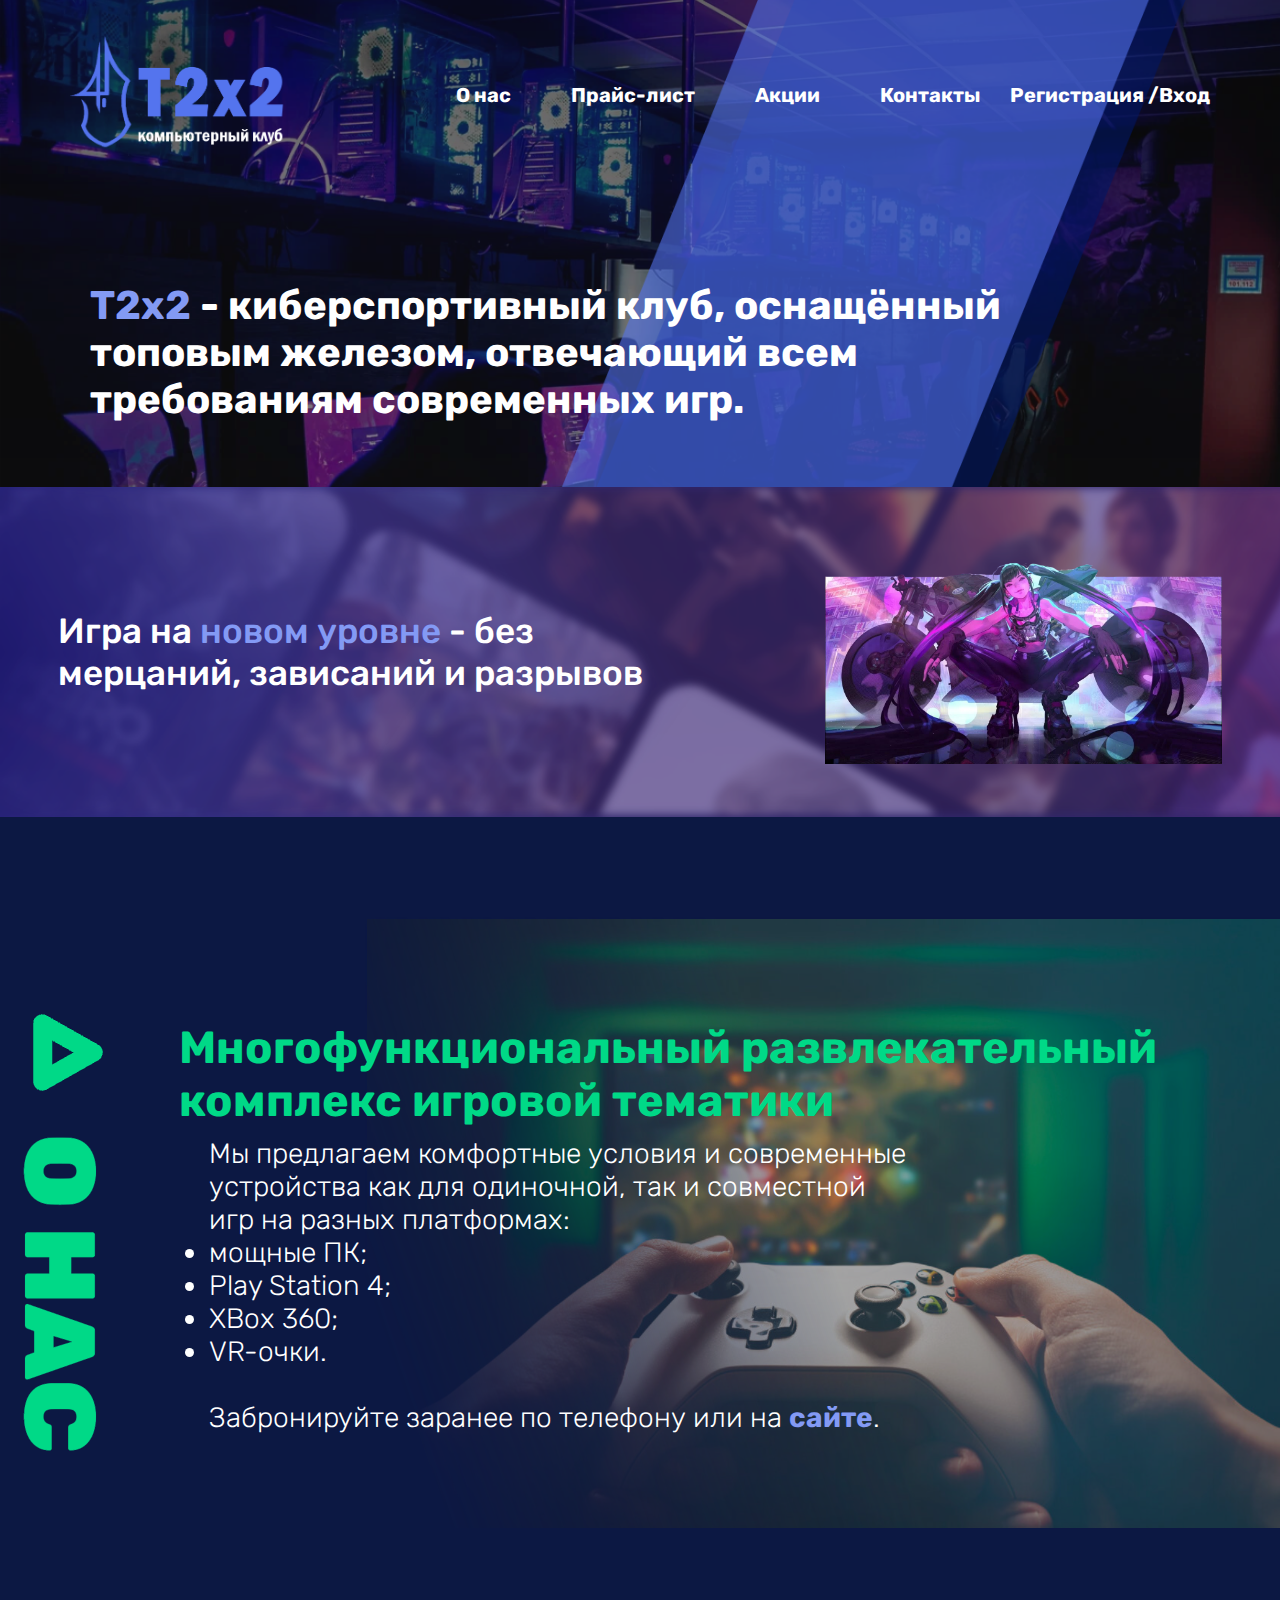
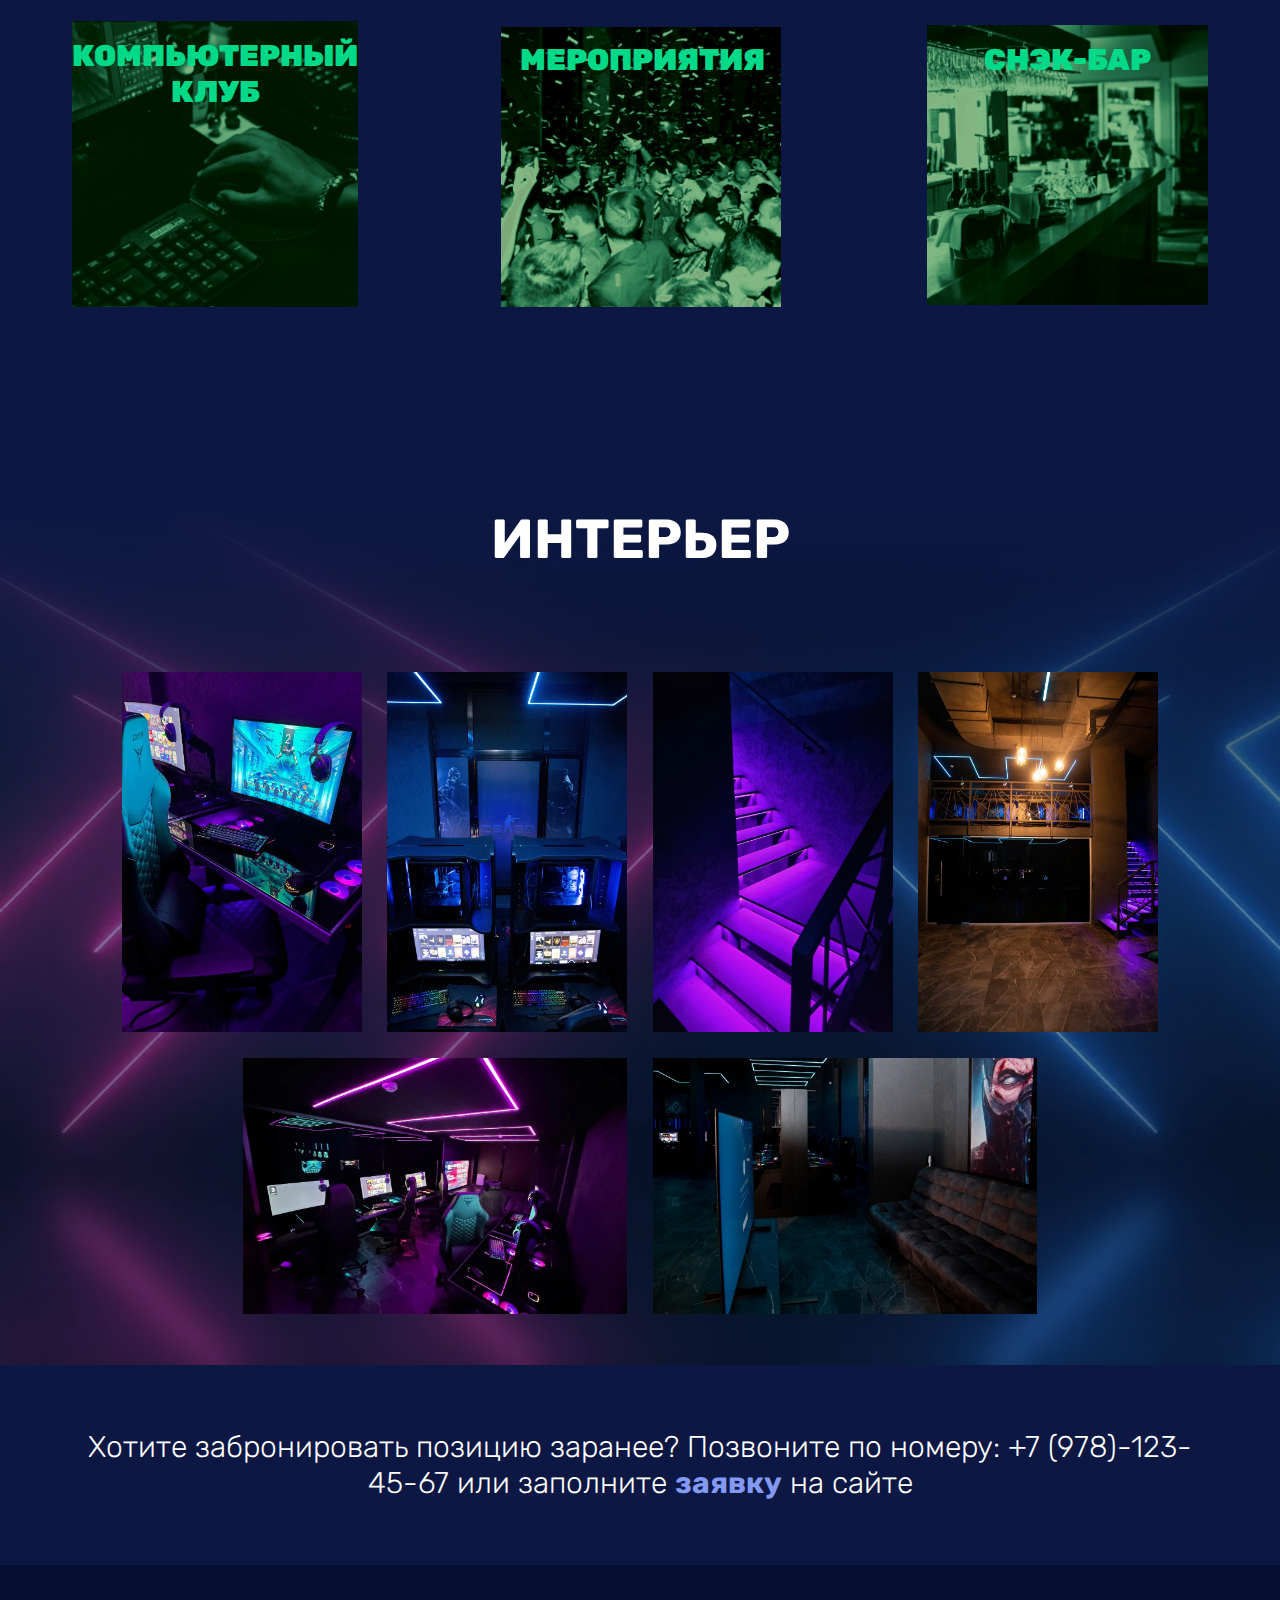
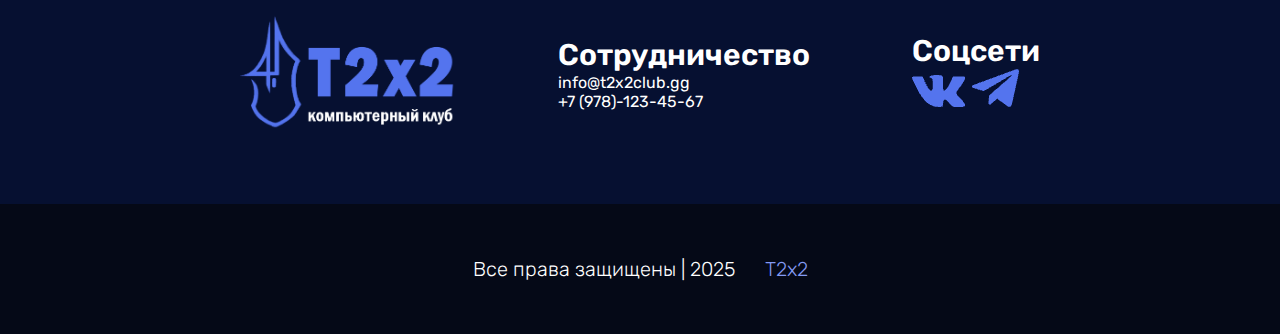
<file: index.html>
<!DOCTYPE html>
<html lang="en">
<head>
    <meta charset="UTF-8">
    <meta name="viewport" content="width=device-width, initial-scale=1.0">
    <title>T2x2 PC Club</title>
    <link rel="stylesheet" href="css/style.css">
    <link rel="stylesheet" href="css/mediascreen.css">
    <link rel="preconnect" href="https://fonts.googleapis.com">
    <link rel="preconnect" href="https://fonts.gstatic.com" crossorigin>
    <link href="https://fonts.googleapis.com/css2?family=Rubik:wght@300..900&family=Unbounded:wght@200..900&display=swap" rel="stylesheet">
   
</head>
<body>
    <header>
        <div class="container">
            <div class="header-inner">
                    <nav>
                        <ul>
                            <div class="header-nav">
                                <li>
                                    <a href="index.html"><img src="img/логго.png" class="header-nav__logo-img"></a>
                                </li>
                                <div class="header-nav-links">
                                    <li><a href="index.html" class="header-nav__link">О нас</a></li>
                                    <li><a href="pages/pricelist.html" class="header-nav__link">Прайс-лист</a></li>
                                    <li><a href="pages/sales.html" class="header-nav__link">Акции</a></li>
                                    <li><a href="pages/contacts.html" class="header-nav__link">Контакты</a></li>
                                    <li><a href="pages/registration.html" class="header-nav__link-reg">Регистрация / </a></li>
                                    <li><a href="pages/signin.html" class="header-nav__link-reg">Вход</a></li>
                                </div>
                            </div>    
                        </ul>
                    </nav>
                    <div class="header-slogan">
                        <p><span class="blue-text">T2x2</span> - киберспортивный клуб, оснащённый топовым железом, отвечающий всем требованиям современных игр.</p>
                    </div>
            </div>
        </div>
    </header>
    <main>
        <div class="container">
            <section>
                <div class="main-section-intro">
                    <div class="main-section-intro__slogan">
                        <p>Игра на <span class="blue-text">новом уровне</span> - без мерцаний, зависаний и разрывов</p>
                    </div>
                    <img src="img/кибер девочка.png" class="main-section-intro__girlPhoto">
                </div>
            </section>
            <section>
                <div class="main-section-about-us-first">
                    <img src="img/О НАС.png" class="about-us__img-title">
                    <div class="main-section-about-us-only-text">
                        <h2 class="main-section-about-us__title"><span class="green-text">Многофункциональный развлекательный комплекс игровой тематики</span></h2>
                        <div class="main-section-about-us__text-about">
                            <p>Мы предлагаем комфортные условия и современные устройства как для одиночной, так и совместной игр на разных платформах: <ul>
                                <li>мощные ПК;</li>
                                <li>Play Station 4;</li>
                                <li>XBox 360;</li>
                                <li>VR-очки.</li></ul><br>
                            Забронируйте заранее по телефону или на <a href="pages/pricelist.html" class="link-to-reserv"><span class="blue-text">сайте</span></a>.
                            </p>
                        </div>
                    </div>
                </div>
            </section>
            <section>
                <div class="main-section-about-us-windows">
                    <div class="windows__cyberclub">
                        <p class="cyberclub__title"><span class="green-text">КОМПЬЮТЕРНЫЙ <br> КЛУБ</span></p>
                        <p class="cyberclub__text">1200 кв.м., 117 игровых мест, мониторы LG 144 и 240 Гц, два этажа и отдельные вип комнаты!</p>
                    </div>
                    <div class="windows__performance">
                        <p class="performance__title"><span class="green-text">МЕРОПРИЯТИЯ</span></p>
                        <p class="performance__text">Сезонные мероприятия и турниры, акции и розыгрыши</p>
                    </div>
                    <div class="windows__snackbar">
                        <p class="snackbar__title"><span class="green-text">СНЭК-БАР</span></p>
                        <p class="snackbar__text">Большой ассортимент в снэк-баре поможет покрепиться и восстановить силы</p>
                    </div>
                </div>
            </section>
            <section>
                <div class="interior-container">
                    <h2 class="interior__title">ИНТЕРЬЕР</h2>
                    <div class="interior-galleries">
                       <div class="interior-gallery1">
                            <img class="interior-gallery__photo1" src="img/интерьер 1 пк.webp">
                            <img class="interior-gallery__photo2" src="img/интерьер 2 пк.webp">
                            <img class="interior-gallery__photo3" src="img/интерьер лестница вблизи.webp">
                            <img class="interior-gallery__photo4" src="img/интерьер лестница.webp">
                        </div>
                        <div class="interior-gallery2">
                            <img class="interior-gallery__photo5" src="img/интерьер много компов.webp">
                            <img class="interior-gallery__photo6" src="img/интерьер телик.webp">
                        </div> 
                    </div>
                </div>
                <p class="text-to-reserv"> Хотите забронировать позицию заранее? Позвоните по номеру: +7 (978)-123-45-67 или заполните <a href="pages/pricelist.html" class="link-to-reserv"><span class="blue-text">заявку</span></a> на сайте</p>
            </section>
        </div>
    </main>
    <footer>
        <div class="container">
            <div class="footer-inner">
                <a href="index.html"><img src="img/логго.png" class="footer__logo-img"></a>
                <div clas="footer-cooperation">
                    <p class="footer-cooperation__title">Сотрудничество</p>
                    <a href="mailto:info@t2x2club.gg" class="footer-cooperation__mail">info@t2x2club.gg</a>
                    <p class="footer-cooperation__number">+7 (978)-123-45-67</p>
                </div>
                <div class="footer-social-media">
                    <p class="footer-social-media">Соцсети</p>
                    <a href="https://vk.com/feed"><img src="img/vk icon.png"  class="footer-social-media__vk"></a>
                    <a href="https://web.telegram.org/"><img src="img/tg icon.png" class="footer-social-media__tg"></a>
                </div>
            </div>
            <div class="sc-footer">
                <p class="sc-footer__text">Все права защищены | 2025</p>
                <a href="index.html" class="sc-footer__link">T2x2</a>
            </div>
        </div>
    </footer>
    <script>
        alert("Добро пожаловать на сайт компьютерного клуба T2x2! Обязательно проверьте новые скидки и мероприятия! Победителей турнира просим посетить ВК сообщество для получения призов и бонусов.")
    </script>
</body>
</html>
</file>
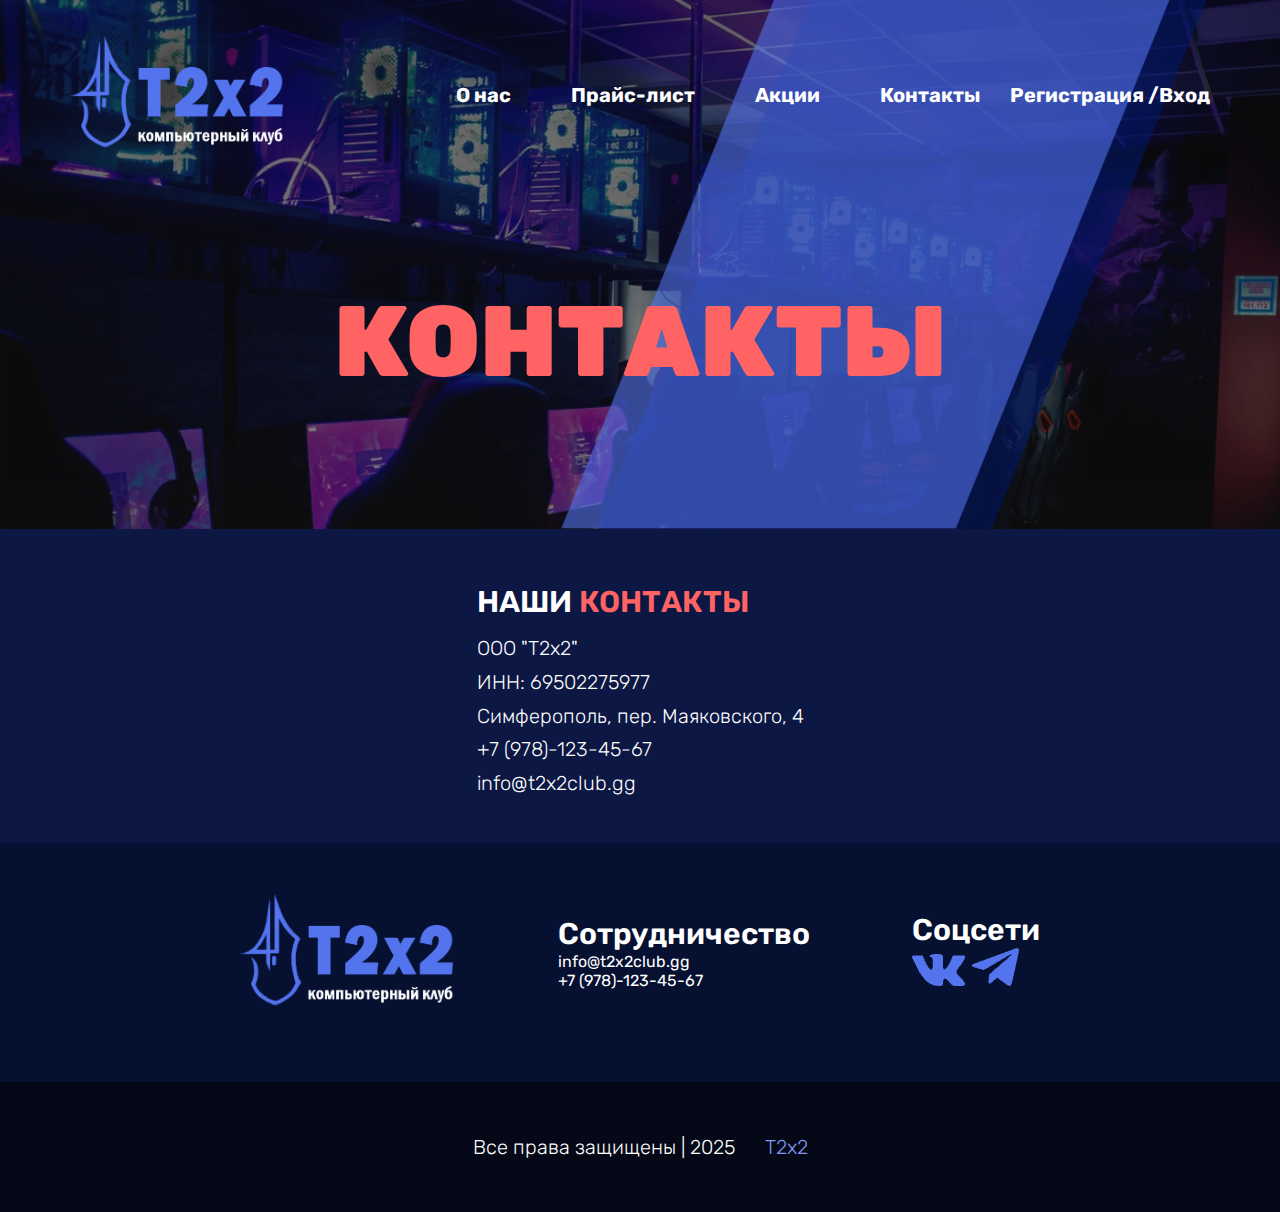
<file: pages/contacts.html>
<!DOCTYPE html>
<html lang="en">
<head>
    <meta charset="UTF-8">
    <meta name="viewport" content="width=device-width, initial-scale=1.0">
    <title>T2x2 Contacts</title>
    <link rel="stylesheet" href="../css/style.css">
    <link rel="stylesheet" href="../css/mediascreen.css">
    <link rel="preconnect" href="https://fonts.googleapis.com">
    <link rel="preconnect" href="https://fonts.gstatic.com" crossorigin>
    <link href="https://fonts.googleapis.com/css2?family=Rubik:wght@300..900&display=swap" rel="stylesheet">
</head>
<body>
    <header>
        <div class="container">
            <div class="header-inner">
                    <nav>
                        <ul>
                            <div class="header-nav">
                                <li>
                                    <a href="../index.html"><img src="../img/логго.png" class="header-nav__logo-img"></a>
                                </li>
                                <div class="header-nav-links">
                                    <li><a href="../index.html" class="header-nav__link">О нас</a></li>
                                    <li><a href="pricelist.html" class="header-nav__link">Прайс-лист</a></li>
                                    <li><a href="sales.html" class="header-nav__link">Акции</a></li>
                                    <li><a href="contacts.html" class="header-nav__link">Контакты</a></li>
                                    <li><a href="registration.html" class="header-nav__link-reg">Регистрация / </a></li>
                                    <li><a href="signin.html" class="header-nav__link-reg">Вход</a></li>
                                </div>
                            </div>    
                        </ul>
                    </nav>
                    <div class="header-title">
                        <p><span class="red-text">КОНТАКТЫ</span></p>
                    </div>
            </div>
        </div>
    </header>
    <main>
        <div class="container">
            <section>
                <div class="contacts-main-section">
                    <div class="contacts-main-section__text">
                        <p class="contacts-main-section__title">НАШИ <span class="red-text">КОНТАКТЫ</span></p>
                        <p class="contacts-main-section__info">ООО "Т2х2"</p>
                        <p class="contacts-main-section__info">ИНН: 69502275977</p>
                        <p class="contacts-main-section__info">Симферополь, пер. Маяковского, 4</p>
                        <p class="contacts-main-section__info">+7 (978)-123-45-67</p>
                        <p class="contacts-main-section__info">info@t2x2club.gg</p>
                    </div>
                    <script type="text/javascript" charset="utf-8" async src="https://api-maps.yandex.ru/services/constructor/1.0/js/?um=constructor%3Accca1ac93f6e9253f680bfa9fe185b64a5727e07cbaad7608fc7c746ae2ced69&amp;width=932&amp;height=720&amp;lang=ru_RU&amp;scroll=true"></script>
                </div>
            </section>
    </main>
    <footer>
        <div class="container">
            <div class="footer-inner">
                <a href="../index.html"><img src="../img/логго.png" class="footer__logo-img"></a>
                <div clas="footer-cooperation">
                    <p class="footer-cooperation__title">Сотрудничество</p>
                    <a href="mailto:info@t2x2club.gg" class="footer-cooperation__mail">info@t2x2club.gg</a>
                    <p class="footer-cooperation__number">+7 (978)-123-45-67</p>
                </div>
                <div class="footer-social-media">
                    <p class="footer-social-media">Соцсети</p>
                    <a href="https://vk.com/feed"><img src="../img/vk icon.png" class="footer-social-media__vk"></a>
                    <a href="https://web.telegram.org/"><img src="../img/tg icon.png" class="footer-social-media__tg"></a>
                </div>
            </div>
            <div class="sc-footer">
                <p class="sc-footer__text">Все права защищены | 2025</p>
                <a href="../index.html" class="sc-footer__link">T2x2</a>
            </div>
        </div>
    </footer>
</body>
</html>
</file>
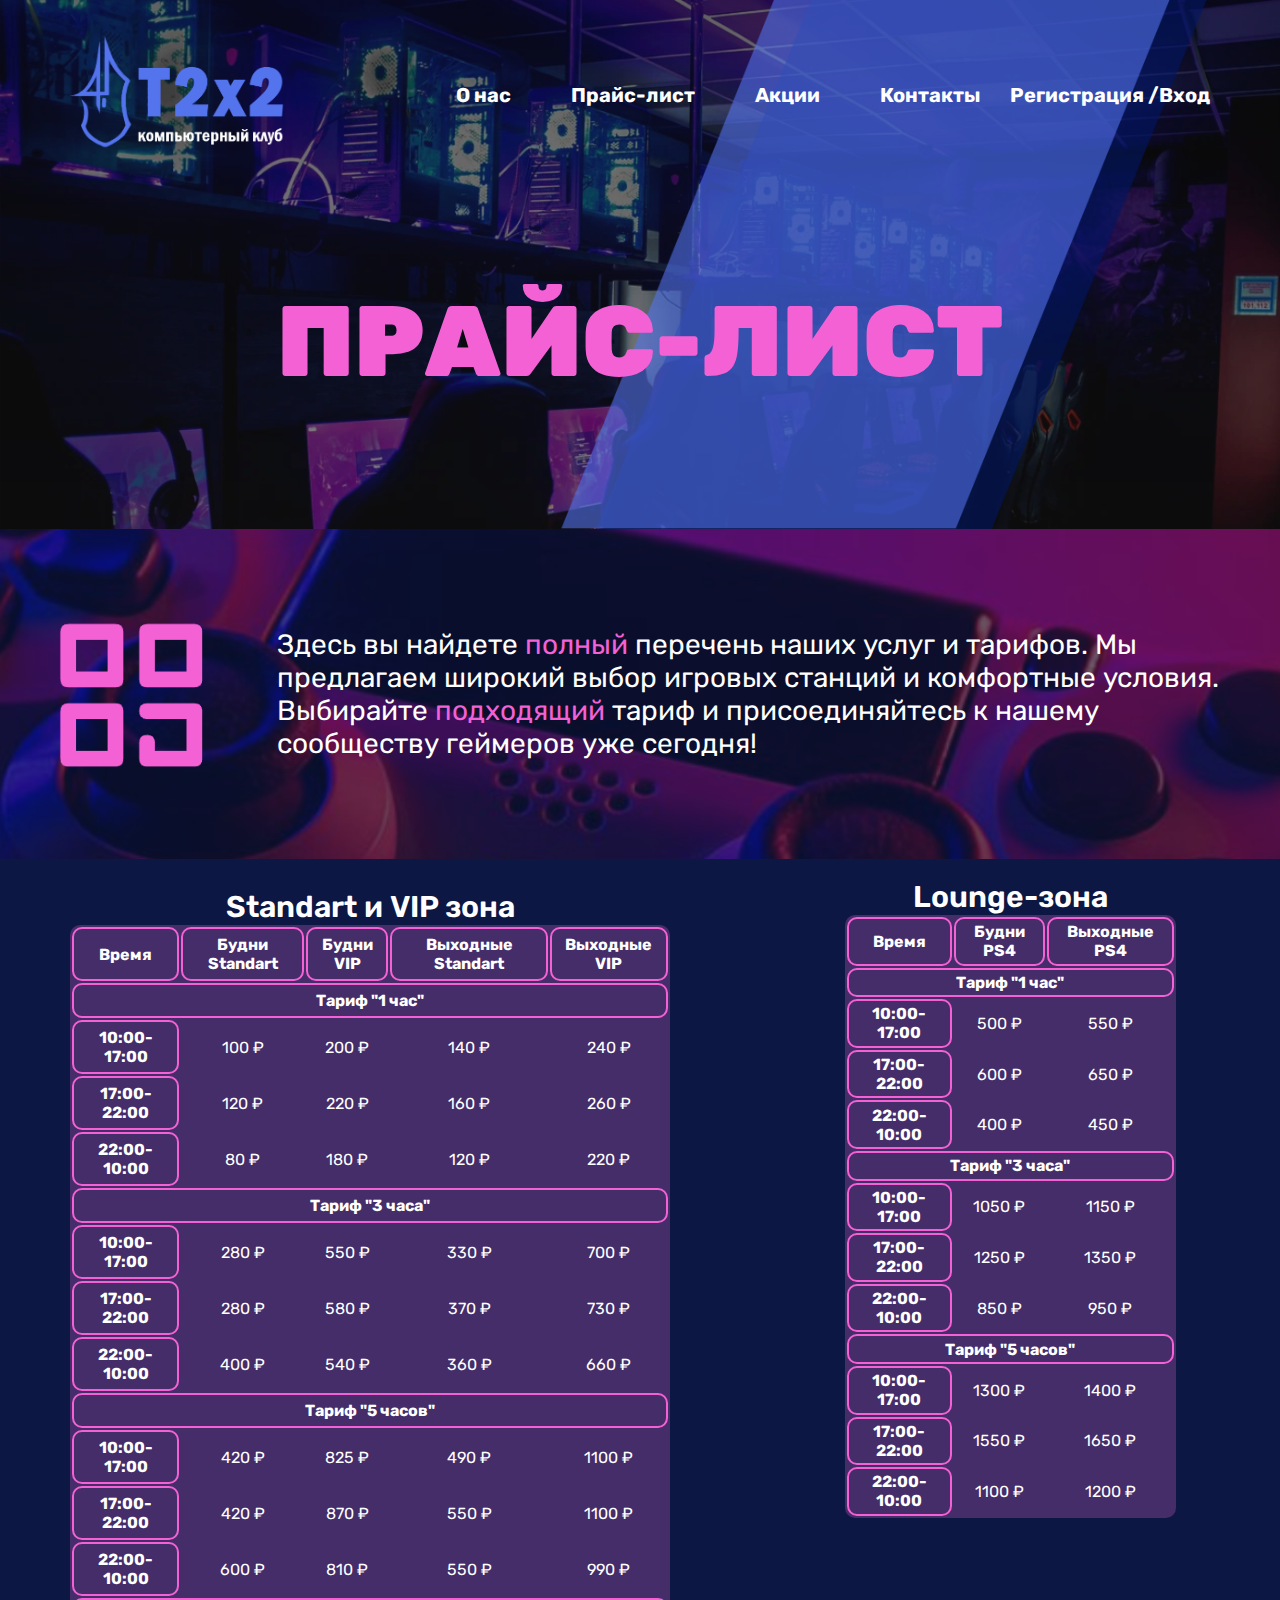
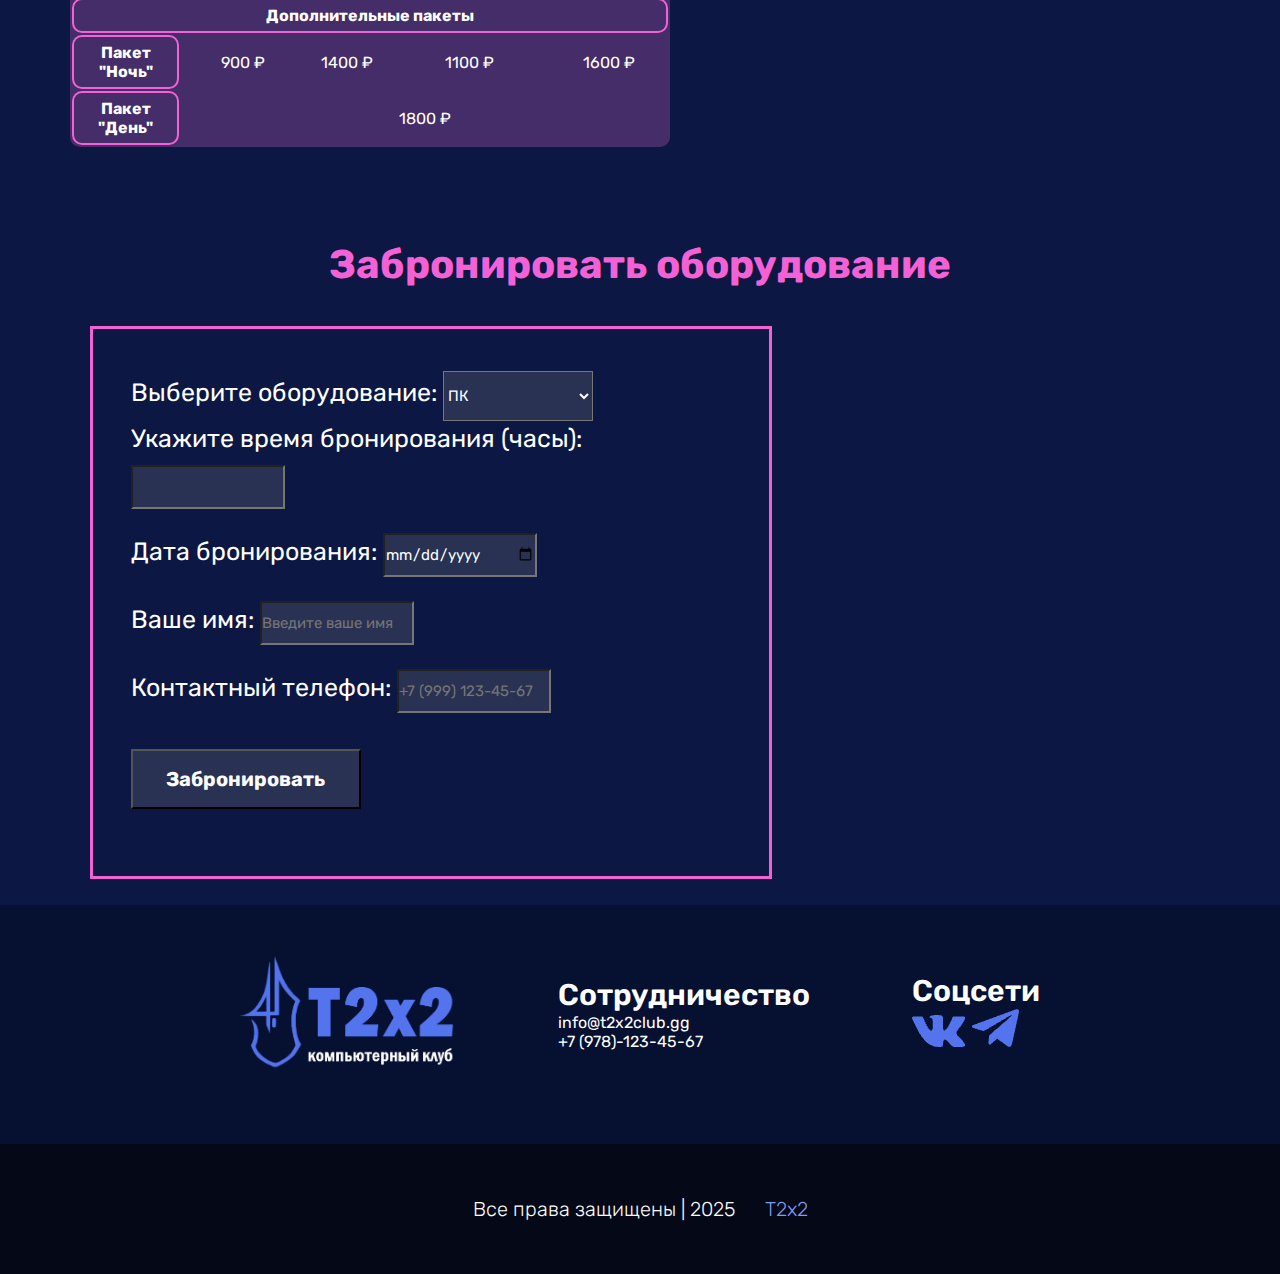
<file: pages/pricelist.html>
<!DOCTYPE html>
<html lang="en">
<head>
    <meta charset="UTF-8">
    <meta name="viewport" content="width=device-width, initial-scale=1.0">
    <title>T2x2 PriceList</title>
    <link rel="stylesheet" href="../css/style.css">
    <link rel="stylesheet" href="../css/mediascreen.css">
    <link rel="preconnect" href="https://fonts.googleapis.com">
    <link rel="preconnect" href="https://fonts.gstatic.com" crossorigin>
    <link href="https://fonts.googleapis.com/css2?family=Rubik:wght@300..900&display=swap" rel="stylesheet">
</head>
<body>
    <header>
        <div class="container">
            <div class="header-inner">
                    <nav>
                        <ul>
                            <div class="header-nav">
                                <li>
                                    <a href="../index.html"><img src="../img/логго.png" class="header-nav__logo-img"></a>
                                </li>
                                <div class="header-nav-links">
                                    <li><a href="../index.html" class="header-nav__link">О нас</a></li>
                                    <li><a href="pricelist.html" class="header-nav__link">Прайс-лист</a></li>
                                    <li><a href="sales.html" class="header-nav__link">Акции</a></li>
                                    <li><a href="contacts.html" class="header-nav__link">Контакты</a></li>
                                    <li><a href="registration.html" class="header-nav__link-reg">Регистрация / </a></li>
                                    <li><a href="signin.html" class="header-nav__link-reg">Вход</a></li>
                                </div>
                            </div>    
                        </ul>
                    </nav>
                    <div class="header-title">
                        <p><span class="pink-text">ПРАЙС-ЛИСТ</span></p>
                    </div>
            </div>
        </div>
    </header>
    <main>
        <div class="container">
            <section>
                <div class="pricelist-main-section-intro">
                    <img src="../img/apps.png" class="section-intro__img-apps">
                    <p class="section-intro__text">Здесь вы найдете <span class="pink-text">полный</span> перечень наших услуг и тарифов. Мы предлагаем широкий выбор игровых станций и комфортные условия. Выбирайте <span class="pink-text">подходящий</span> тариф и присоединяйтесь к нашему сообществу геймеров уже сегодня!</p>
                </div>
            </section>
            <section>
                <div class="pricelist-section-table">
                    <div class="pricelist-table__tables">
                        <div class="pricelist-table__fs">
                            <p class="pricelist-table__title">Standart и VIP зона</p>
                            <table class="fr-table">
                                <tr>
                                    <th>Время</th>
                                    <th>Будни Standart</th>
                                    <th>Будни VIP</th>
                                    <th>Выходные Standart</th>
                                    <th>Выходные VIP</th>
                                </tr>
                                <tr>
                                    <th colspan="5">Тариф "1 час"</th>
                                </tr>
                                <tr>
                                    <th>10:00-17:00</th>
                                    <td>100 ₽</td>
                                    <td>200 ₽</td>
                                    <td>140 ₽</td>
                                    <td>240 ₽</td>
                                </tr>
                                <tr>
                                    <th>17:00-22:00</th>
                                    <td>120 ₽</td>
                                    <td>220 ₽</td>
                                    <td>160 ₽</td>
                                    <td>260 ₽</td>
                                </tr>
                                <tr>
                                    <th>22:00-10:00</th>
                                    <td>80 ₽</td>
                                    <td>180 ₽</td>
                                    <td>120 ₽</td>
                                    <td>220 ₽</td>
                                </tr>
                                <tr>
                                    <th colspan="5">Тариф "3 часа"</th>
                                </tr>
                                <tr>
                                    <th>10:00-17:00</th>
                                    <td>280 ₽</td>
                                    <td>550 ₽</td>
                                    <td>330 ₽</td>
                                    <td>700 ₽</td>
                                </tr>
                                <tr>
                                    <th>17:00-22:00</th>
                                    <td>280 ₽</td>
                                    <td>580 ₽</td>
                                    <td>370 ₽</td>
                                    <td>730 ₽</td>
                                </tr>
                                <tr>
                                    <th>22:00-10:00</th>
                                    <td>400 ₽</td>
                                    <td>540 ₽</td>
                                    <td>360 ₽</td>
                                    <td>660 ₽</td>
                                </tr>
                                <tr>
                                    <th colspan="5">Тариф "5 часов"</th>
                                </tr>
                                <tr>
                                    <th>10:00-17:00</th>
                                    <td>420 ₽</td>
                                    <td>825 ₽</td>
                                    <td>490 ₽</td>
                                    <td>1100 ₽</td>
                                </tr>
                                <tr>
                                    <th>17:00-22:00</th>
                                    <td>420 ₽</td>
                                    <td>870 ₽</td>
                                    <td>550 ₽</td>
                                    <td>1100 ₽</td>
                                </tr>
                                <tr>
                                    <th>22:00-10:00</th>
                                    <td>600 ₽</td>
                                    <td>810 ₽</td>
                                    <td>550 ₽</td>
                                    <td>990 ₽</td>
                                </tr>
                                <tr>
                                    <th colspan="5">Дополнительные пакеты</th>
                                </tr>
                                <tr>
                                    <th>Пакет "Ночь"</th>
                                    <td>900 ₽</td>
                                    <td>1400 ₽</td>
                                    <td>1100 ₽</td>
                                    <td>1600 ₽</td>
                                </tr>
                                <tr>
                                    <th>Пакет "День"</th>
                                    <td colspan="5">1800 ₽</td>
                                </tr>
                            </table>
                        </div>
                        <div class="pricelist-table__sc">
                            <p class="pricelist-table__title">Lounge-зона</p>
                            <table class="sc-table">
                                <tr>
                                    <th>Время</th>
                                    <th>Будни PS4</th>
                                    <th>Выходные PS4</th>
                                </tr>
                                <tr>
                                    <th colspan="3">Тариф "1 час"</th>
                                </tr>
                                <tr>
                                    <th>10:00-17:00</th>
                                    <td>500 ₽</td>
                                    <td>550 ₽</td>
                                </tr>
                                <tr>
                                    <th>17:00-22:00</th>
                                    <td>600 ₽</td>
                                    <td>650 ₽</td>
                                </tr>
                                <tr>
                                    <th>22:00-10:00</th>
                                    <td>400 ₽</td>
                                    <td>450 ₽</td>
                                </tr>
                                <tr>
                                    <th colspan="3">Тариф "3 часа"</th>
                                </tr>
                                <tr>
                                    <th>10:00-17:00</th>
                                    <td>1050 ₽</td>
                                    <td>1150 ₽</td>
                                </tr>
                                <tr>
                                    <th>17:00-22:00</th>
                                    <td>1250 ₽</td>
                                    <td>1350 ₽</td>
                                </tr>
                                <tr>
                                    <th>22:00-10:00</th>
                                    <td>850 ₽</td>
                                    <td>950 ₽</td>
                                </tr>
                                <tr>
                                    <th colspan="3">Тариф "5 часов"</th>
                                </tr>
                                <tr>
                                    <th>10:00-17:00</th>
                                    <td>1300 ₽</td>
                                    <td>1400 ₽</td>
                                </tr>
                                <tr>
                                    <th>17:00-22:00</th>
                                    <td>1550 ₽</td>
                                    <td>1650 ₽</td>
                                </tr>
                                <tr>
                                    <th>22:00-10:00</th>
                                    <td>1100 ₽</td>
                                    <td>1200 ₽</td>
                                </tr>
                            </table>
                        </div>
                        
                    </div>
                </div>
            </section>
            <section class="pricelist-section-reservation">
                <h1 class="form-title"><span class="pink-text">Забронировать оборудование</span></h1>
                <form method="post">
                    <label for="equipment">Выберите оборудование:</label>
                    <select id="equipment" name="equipment">
                        <option value="pc">ПК</option>
                        <option value="ps4">PlayStation 4</option>
                        <option value="xbox360">XBox 360</option>
                        <option value="vr">VR-очки</option>
                    </select><br>
                    <label for="time">Укажите время бронирования (часы):</label>
                    <input type="number" id="time" name="time" min="1" max="24" required><br>
                    <label for="date">Дата бронирования:</label>
                    <input type="date" id="date" name="date" required><br>
                    <label for="name">Ваше имя:</label>
                    <input type="text" id="name" name="name" placeholder="Введите ваше имя" required><br>
                    <label for="phone">Контактный телефон:</label>
                    <input type="tel" id="phone" name="phone" placeholder="+7 (999) 123-45-67" required><br>
                    <button type="submit" class="reserve__button">Забронировать</button>
                    <p class="reserv__info-text"><span class="pink-text">Заполните все поля для бронирования!</span> </p>
                </form>
            </section>
        </div>
    </main>
    <footer>
        <div class="container">
            <div class="footer-inner">
                <a href="../index.html"><img src="../img/логго.png" class="footer__logo-img"></a>
                <div clas="footer-cooperation">
                    <p class="footer-cooperation__title">Сотрудничество</p>
                    <a href="mailto:info@t2x2club.gg" class="footer-cooperation__mail">info@t2x2club.gg</a>
                    <p class="footer-cooperation__number">+7 (978)-123-45-67</p>
                </div>
                <div class="footer-social-media">
                    <p class="footer-social-media">Соцсети</p>
                    <a href="https://vk.com/feed"><img src="../img/vk icon.png" class="footer-social-media__vk"></a>
                    <a href="https://web.telegram.org/"><img src="../img/tg icon.png" class="footer-social-media__tg"></a>
                </div>
            </div>
            <div class="sc-footer">
                <p class="sc-footer__text">Все права защищены | 2025</p>
                <a href="../index.html" class="sc-footer__link">T2x2</a>
            </div>
        </div>
    </footer>
    <script>
        const visibleP  = document.querySelector('.reserv__info-text');
        const btnInfo = document.querySelector('.reserve__button');
        btnInfo.onclick = function(){
            visibleP.classList.add('info-text-visible');
        }
    </script>
</body>
</html>
</file>
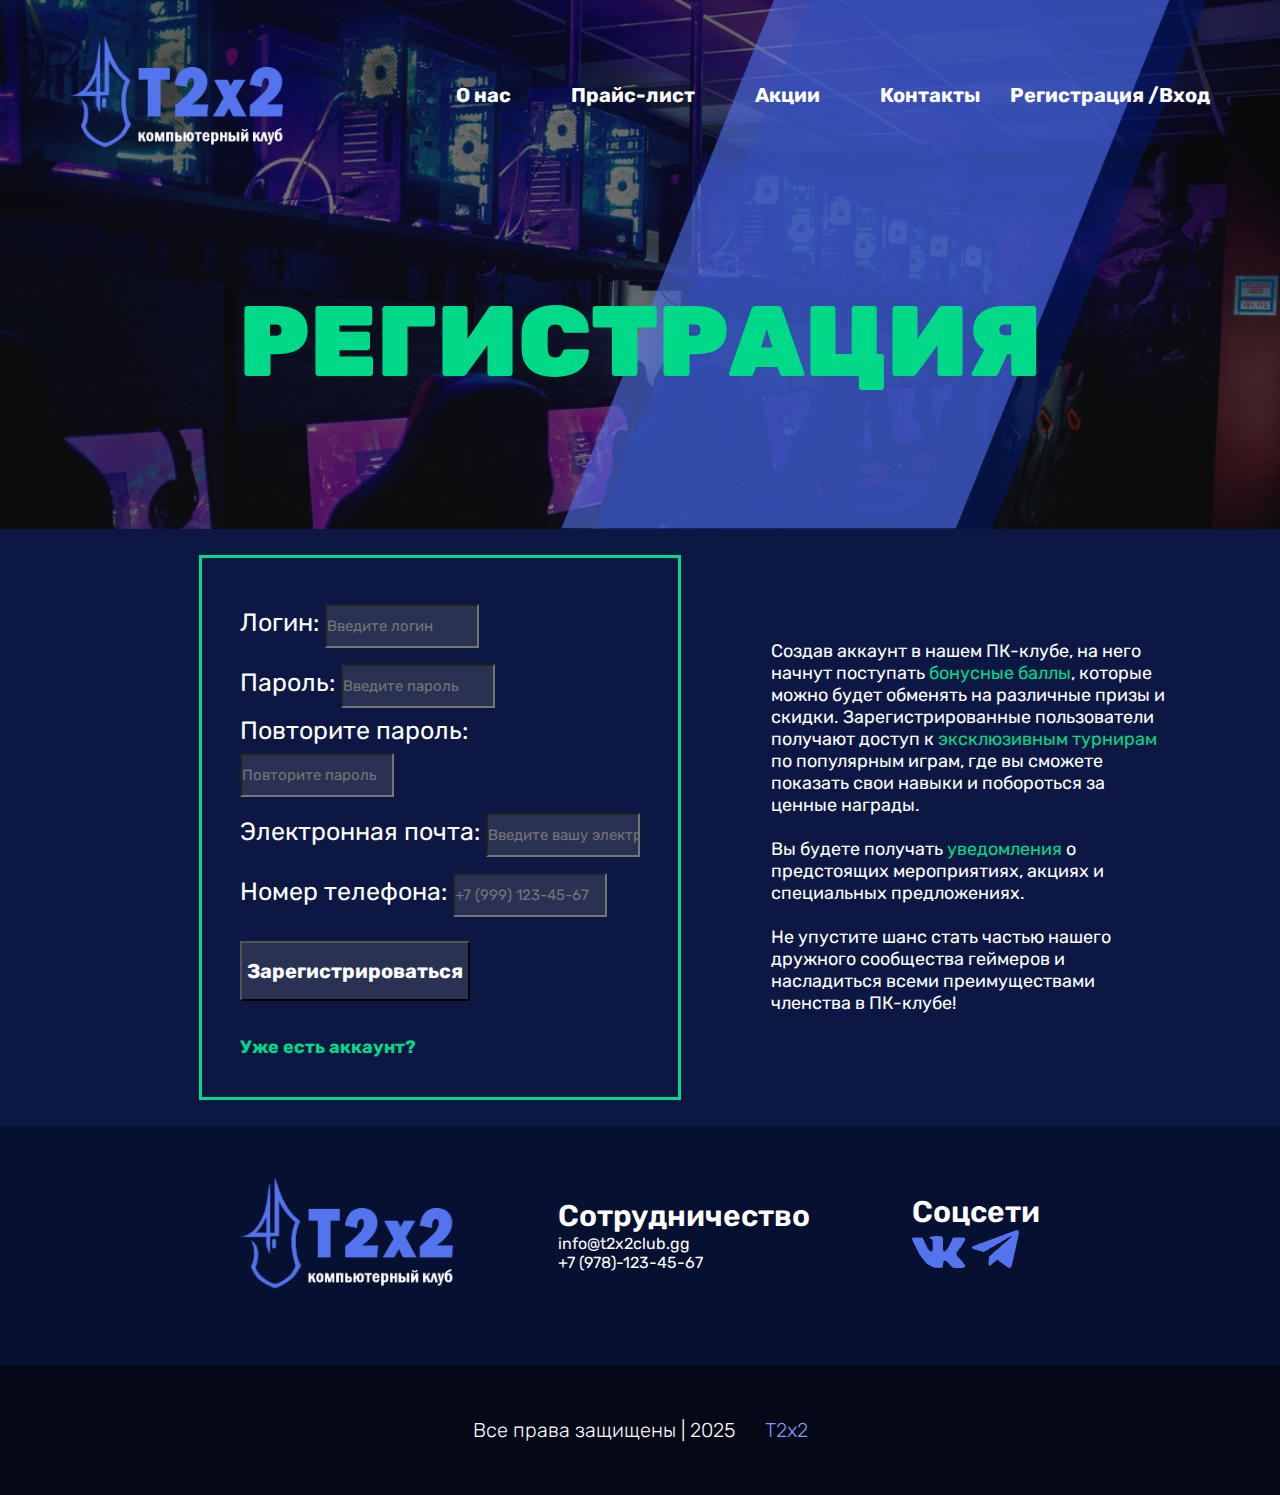
<file: pages/registration.html>
<!DOCTYPE html>
<html lang="en">
<head>
    <meta charset="UTF-8">
    <meta name="viewport" content="width=device-width, initial-scale=1.0">
    <title>T2x2 Registration</title>
    <link rel="stylesheet" href="../css/style.css">
    <link rel="stylesheet" href="../css/mediascreen.css">
    <link rel="preconnect" href="https://fonts.googleapis.com">
    <link rel="preconnect" href="https://fonts.gstatic.com" crossorigin>
    <link href="https://fonts.googleapis.com/css2?family=Rubik:wght@300..900&display=swap" rel="stylesheet">
</head>
<body>
    <header>
        <div class="container">
            <div class="header-inner">
                    <nav>
                        <ul>
                            <div class="header-nav">
                                <li>
                                    <a href="../index.html"><img src="../img/логго.png" class="header-nav__logo-img"></a>
                                </li>
                                <div class="header-nav-links">
                                    <li><a href="../index.html" class="header-nav__link">О нас</a></li>
                                    <li><a href="pricelist.html" class="header-nav__link">Прайс-лист</a></li>
                                    <li><a href="sales.html" class="header-nav__link">Акции</a></li>
                                    <li><a href="contacts.html" class="header-nav__link">Контакты</a></li>
                                    <li><a href="registration.html" class="header-nav__link-reg">Регистрация / </a></li>
                                    <li><a href="signin.html" class="header-nav__link-reg">Вход</a></li>
                                </div>
                            </div>    
                        </ul>
                    </nav>
                    <div class="header-title">
                        <p><span class="green-text">РЕГИСТРАЦИЯ</span></p>
                    </div>
            </div>
        </div>
    </header>
    <main>
        <div class="container">
            <section>
                <div class="registration-section">
                    <form method="post" class="registration__form">
                        <label for="username">Логин:</label>
                        <input type="text" id="username" name="username" placeholder="Введите логин" required><br>
                        <label for="password">Пароль:</label>
                        <input type="password" id="password" name="password" placeholder="Введите пароль" required><br>
                        <label for="confirm_password">Повторите пароль:</label><br>
                        <input type="password" id="confirm_password" name="confirm_password" placeholder="Повторите пароль" required><br>
                        <label for="email">Электронная почта:</label>
                        <input type="email" id="email" name="email" placeholder="Введите вашу электронную почту" required><br>
                        <label for="phone">Номер телефона:</label>
                        <input type="tel" id="phone" name="phone" placeholder="+7 (999) 123-45-67" required><br>
                        <button type="submit">Зарегистрироваться</button><br><br>
                        <a href="signin.html" class="signin__link">Уже есть аккаунт?</a><br>
                    </form>
                    <p class="registration-section__text">Создав аккаунт в нашем ПК-клубе, на него начнут поступать <span class="green-text">бонусные баллы</span>, которые можно будет обменять на различные призы и скидки. Зарегистрированные пользователи получают доступ к <span class="green-text">эксклюзивным турнирам</span> по популярным играм, где вы сможете показать свои навыки и побороться за ценные награды.<br><br>
                    Вы будете получать <span class="green-text">уведомления</span> о предстоящих мероприятиях, акциях и специальных предложениях. <br><br>
                    Не упустите шанс стать частью нашего дружного сообщества геймеров и насладиться всеми преимуществами членства в ПК-клубе!</p>
                </div>
            </section>
    </main>
    <footer>
        <div class="container">
            <div class="footer-inner">
                <a href="../index.html"><img src="../img/логго.png" class="footer__logo-img"></a>
                <div clas="footer-cooperation">
                    <p class="footer-cooperation__title">Сотрудничество</p>
                    <a href="mailto:info@t2x2club.gg" class="footer-cooperation__mail">info@t2x2club.gg</a>
                    <p class="footer-cooperation__number">+7 (978)-123-45-67</p>
                </div>
                <div class="footer-social-media">
                    <p class="footer-social-media">Соцсети</p>
                    <a href="https://vk.com/feed"><img src="../img/vk icon.png" class="footer-social-media__vk"></a>
                    <a href="https://web.telegram.org/"><img src="../img/tg icon.png" class="footer-social-media__tg"></a>
                </div>
            </div>
            <div class="sc-footer">
                <p class="sc-footer__text">Все права защищены | 2025</p>
                <a href="../index.html" class="sc-footer__link">T2x2</a>
            </div>
        </div>
    </footer>
</body>
</html>
</file>
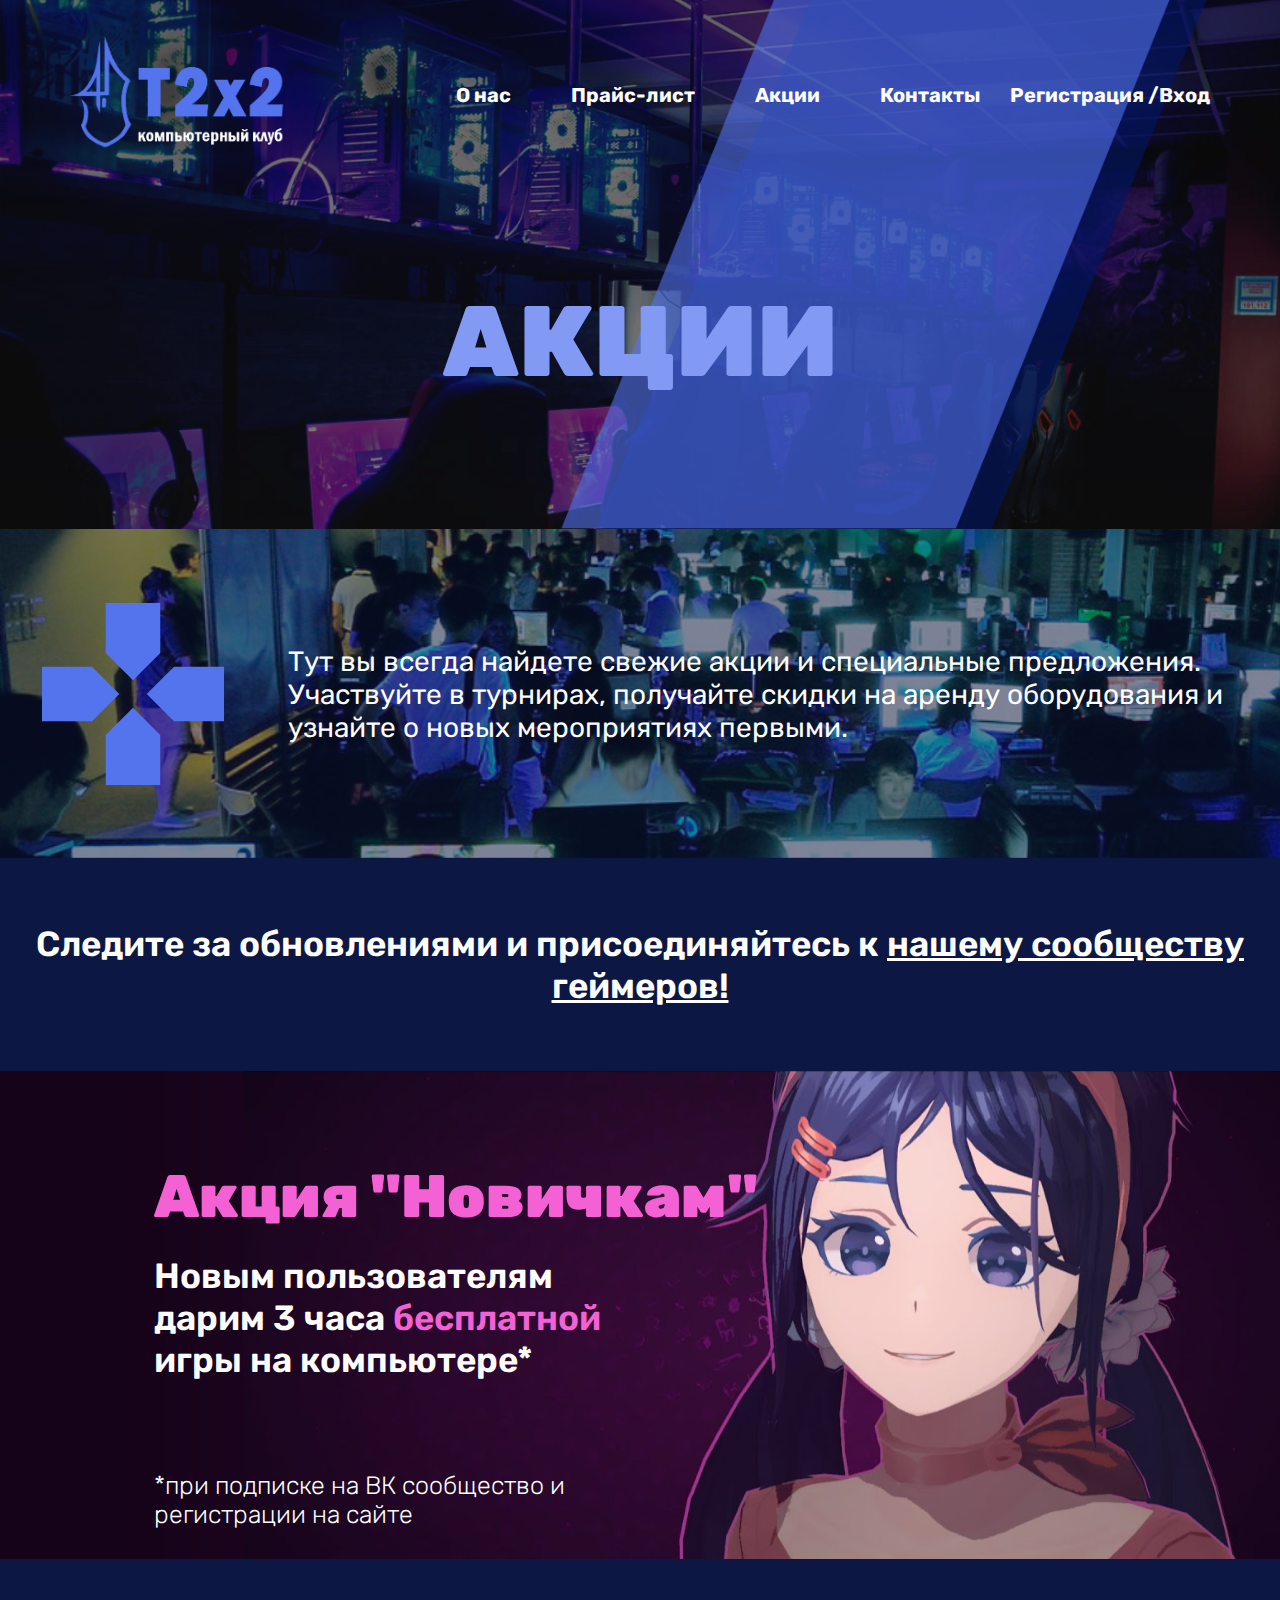
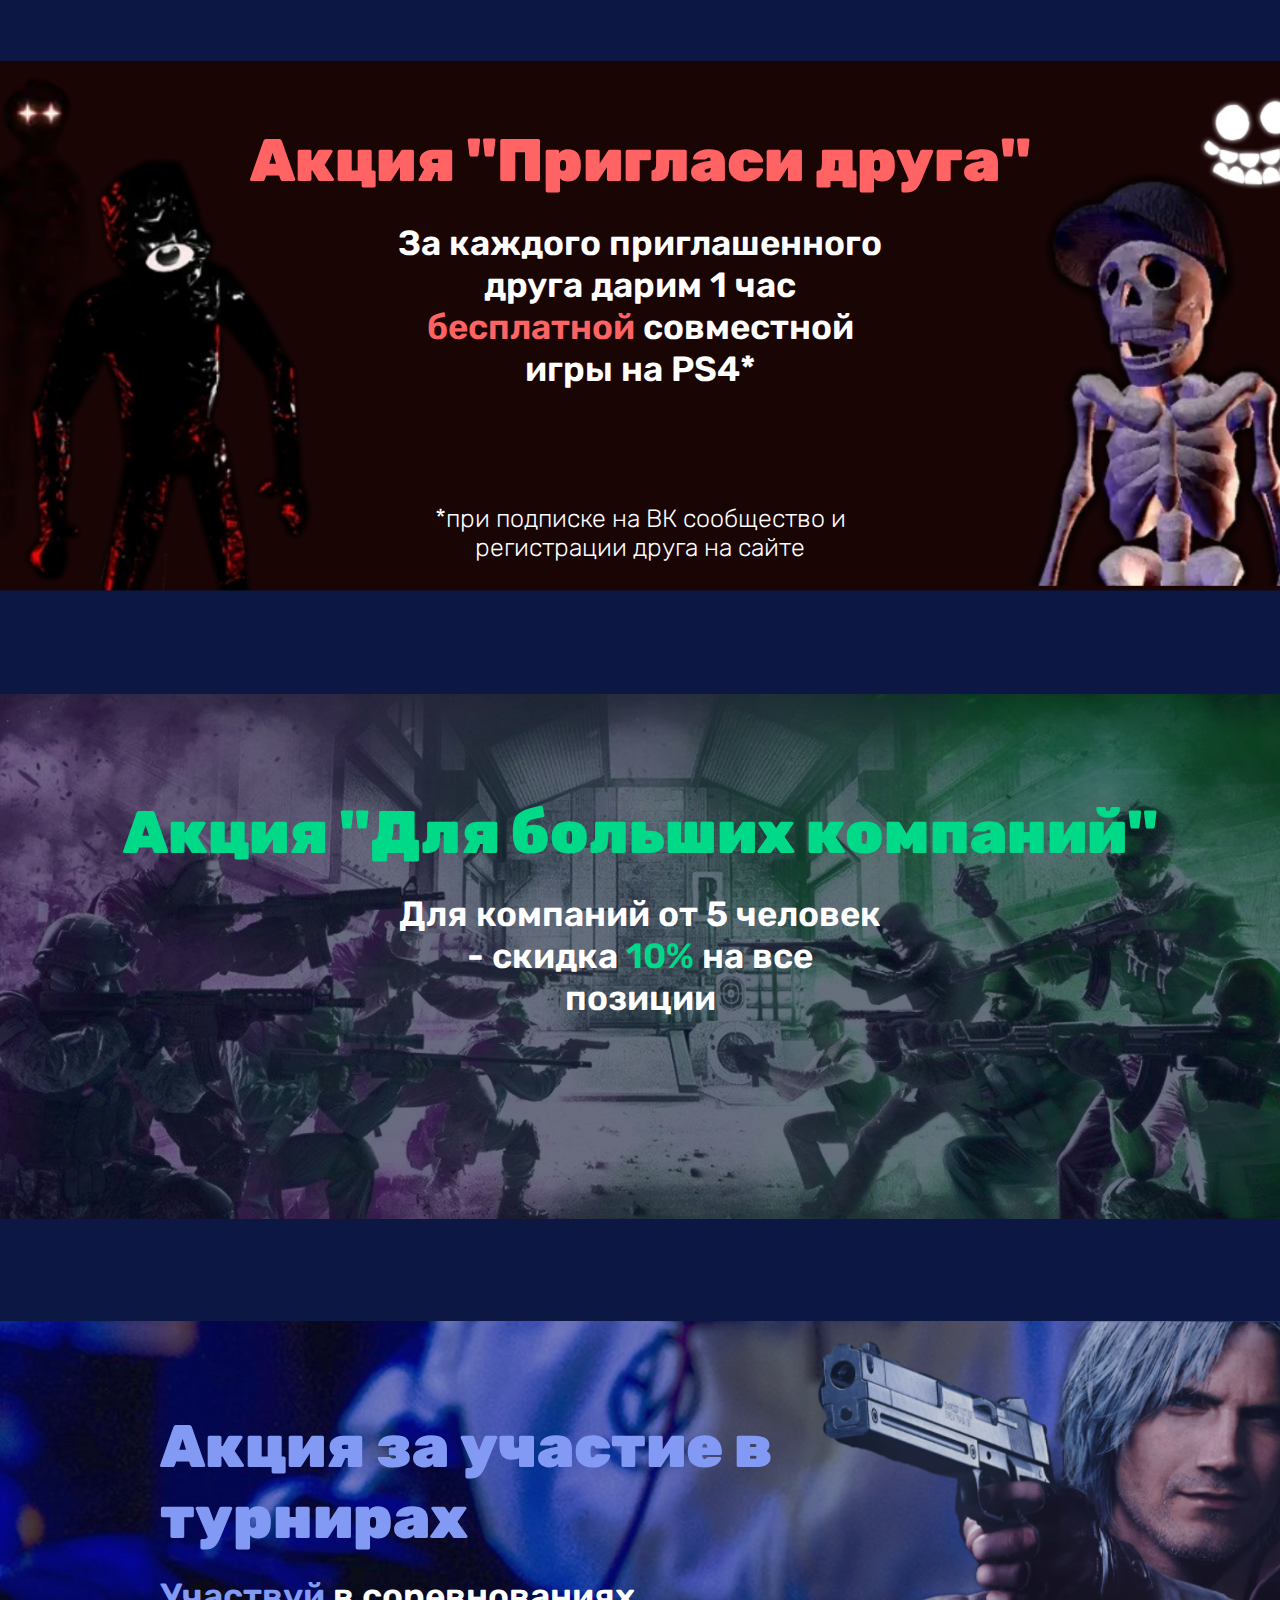
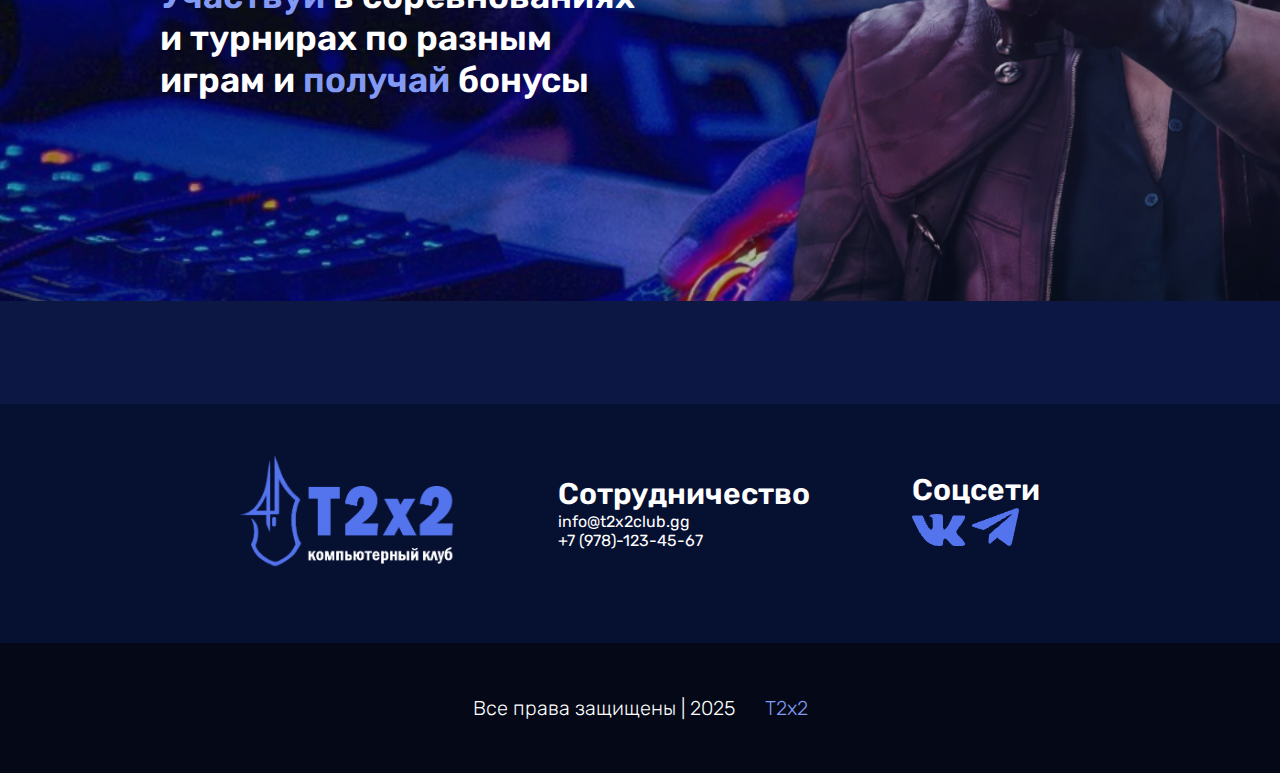
<file: pages/sales.html>
<!DOCTYPE html>
<html lang="en">
<head>
    <meta charset="UTF-8">
    <meta name="viewport" content="width=device-width, initial-scale=1.0">
    <title>T2x2 Sales</title>
    <link rel="stylesheet" href="../css/style.css">
    <link rel="stylesheet" href="../css/mediascreen.css">
    <link rel="preconnect" href="https://fonts.googleapis.com">
    <link rel="preconnect" href="https://fonts.gstatic.com" crossorigin>
    <link href="https://fonts.googleapis.com/css2?family=Rubik:wght@300..900&display=swap" rel="stylesheet">
</head>
<body>
    <header>
        <div class="container">
            <div class="header-inner">
                    <nav>
                        <ul>
                            <div class="header-nav">
                                <li>
                                    <a href="../index.html"><img src="../img/логго.png" class="header-nav__logo-img"></a>
                                </li>
                                <div class="header-nav-links">
                                    <li><a href="../index.html" class="header-nav__link">О нас</a></li>
                                    <li><a href="pricelist.html" class="header-nav__link">Прайс-лист</a></li>
                                    <li><a href="sales.html" class="header-nav__link">Акции</a></li>
                                    <li><a href="contacts.html" class="header-nav__link">Контакты</a></li>
                                    <li><a href="registration.html" class="header-nav__link-reg">Регистрация / </a></li>
                                    <li><a href="signin.html" class="header-nav__link-reg">Вход</a></li>
                                </div>
                            </div>    
                        </ul>
                    </nav>
                    <div class="header-title">
                        <p><span class="blue-text">АКЦИИ</span></p>
                    </div>
            </div>
        </div>
    </header>
    <main>
        <div class="container">
            <section>
                <div class="sales-section-intro">
                    <img src="../img/cross.png" class="sales-intro__img-cross">
                    <p class="section-intro__text">Тут вы всегда найдете свежие акции и специальные предложения. Участвуйте в турнирах, получайте скидки на аренду оборудования и узнайте о новых мероприятиях первыми. </p>
                </div>
            </section>
            <section>
                <div class="sales-section-slogan">
                    <p class="sales-slogan__text">Следите за обновлениями и присоединяйтесь к <a href="https://vk.com/feed" >нашему сообществу геймеров!</a></p>
                </div>
            </section>
            <section>
                <a href="пасхалка2.html" class="sales-link">
                   <div class="sales-section-first-sale">
                        <p class="first-sale__title"><span class="pink-text">Акция "Новичкам"</span></p>
                        <p class="first-sale__text-about">Новым пользователям дарим 3 часа <span class="pink-text">бесплатной</span> игры на компьютере*</p>
                        <p class="first-sale__hint">*при подписке на ВК сообщество  и регистрации на сайте</p>
                    </div> 
                </a>
                
            </section>
            <section>
                <a href="пасхалка2.html" class="sales-link">
                    <div class="sales-section-second-sale">
                        <p class="second-sale__title"><span class="red-text">Акция "Пригласи друга"</span></p>
                        <p class="second-sale__text-about">За каждого приглашенного друга дарим 1 час <span class="red-text">бесплатной</span> совместной игры на PS4*</p>
                        <p class="second-sale__hint">*при подписке на ВК сообщество и регистрации друга на сайте</p>
                    </div>
                </a>
            </section>
            <section>
                <a href="пасхалка2.html" class="sales-link">
                    <div class="sales-section-third-sale">
                        <p class="third-sale__title"><span class="green-text">Акция "Для больших компаний"</span></p>
                        <p class="third-sale__text-about">Для компаний от 5 человек - скидка <span class="green-text">10%</span> на все позиции</p>
                    </div>
                </a>
            </section>
            <section>
                <a href="пасхалка2.html" class="sales-link">
                    <div class="sales-section-fourth-sale">
                        <p class="fourth-sale__title"><span class="blue-text">Акция за участие в турнирах</span></p>
                        <p class="fourth-sale__text-about"><span class="blue-text">Участвуй</span> в соревнованиях и турнирах по разным играм и <span class="blue-text">получай</span> бонусы</p>
                    </div>
                </a>
            </section>
    </main>
    <footer>
        <div class="container">
            <div class="footer-inner">
                <a href="../index.html"><img src="../img/логго.png" class="footer__logo-img"></a>
                <div clas="footer-cooperation">
                    <p class="footer-cooperation__title">Сотрудничество</p>
                    <a href="mailto:info@t2x2club.gg" class="footer-cooperation__mail">info@t2x2club.gg</a>
                    <p class="footer-cooperation__number">+7 (978)-123-45-67</p>
                </div>
                <div class="footer-social-media">
                    <p class="footer-social-media">Соцсети</p>
                    <a href="https://vk.com/feed"><img src="../img/vk icon.png" class="footer-social-media__vk"></a>
                    <a href="https://web.telegram.org/"><img src="../img/tg icon.png" class="footer-social-media__tg"></a>
                </div>
            </div>
            <div class="sc-footer">
                <p class="sc-footer__text">Все права защищены | 2025</p>
                <a href="../index.html" class="sc-footer__link">T2x2</a>
            </div>
        </div>
    </footer>
</body>
</html>
</file>
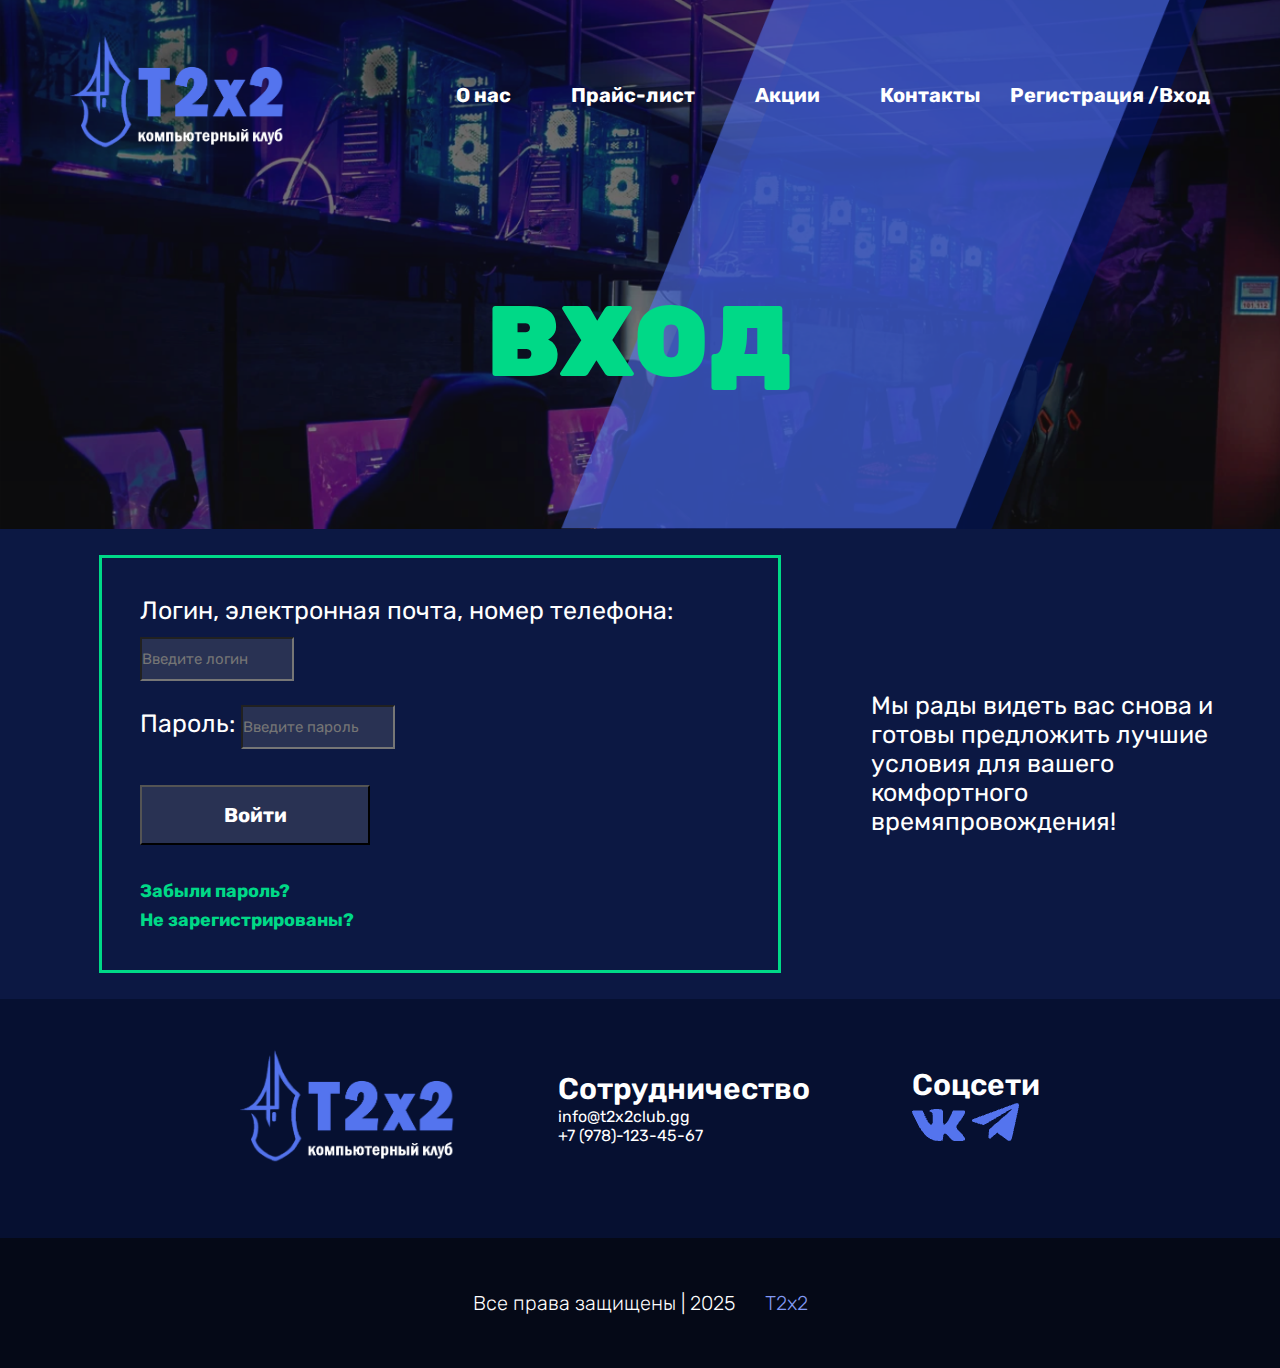
<file: pages/signin.html>
<!DOCTYPE html>
<html lang="en">
<head>
    <meta charset="UTF-8">
    <meta name="viewport" content="width=device-width, initial-scale=1.0">
    <title>T2x2 SignIn</title>
    <link rel="stylesheet" href="../css/style.css">
    <link rel="stylesheet" href="../css/mediascreen.css">
    <link rel="preconnect" href="https://fonts.googleapis.com">
    <link rel="preconnect" href="https://fonts.gstatic.com" crossorigin>
    <link href="https://fonts.googleapis.com/css2?family=Rubik:wght@300..900&display=swap" rel="stylesheet">
</head>
<body>
    <header>
        <div class="container">
            <div class="header-inner">
                    <nav>
                        <ul>
                            <div class="header-nav">
                                <li>
                                    <a href="../index.html"><img src="../img/логго.png" class="header-nav__logo-img"></a>
                                </li>
                                <div class="header-nav-links">
                                    <li><a href="../index.html" class="header-nav__link">О нас</a></li>
                                    <li><a href="pricelist.html" class="header-nav__link">Прайс-лист</a></li>
                                    <li><a href="sales.html" class="header-nav__link">Акции</a></li>
                                    <li><a href="contacts.html" class="header-nav__link">Контакты</a></li>
                                    <li><a href="registration.html" class="header-nav__link-reg">Регистрация / </a></li>
                                    <li><a href="signin.html" class="header-nav__link-reg">Вход</a></li>
                                </div>
                            </div>    
                        </ul>
                    </nav>
                    <div class="header-title">
                        <p><span class="green-text">ВХОД</span></p>
                    </div>
            </div>
        </div>
    </header>
    <main>
        <div class="container">
            <section>
                <div class="signin-section">
                    <form method="post" class="signin__form">
                        <label for="username">Логин, электронная почта, номер телефона:</label>
                        <input type="text" id="username" name="username" placeholder="Введите логин" required><br>
                        <label for="password">Пароль:</label>
                        <input type="password" id="confirm_password" name="confirm_password" placeholder="Введите пароль" required><br>
                        <button type="submit">Войти</button><br><br>
                        <a href="пасхалка.html" class="signin__link">Забыли пароль?</a><br>
                        <a href="registration.html" class="signin__link">Не зарегистрированы?</a>
                    </form>
                    <p class="signin-section__text">Мы рады видеть вас снова и готовы предложить лучшие условия для вашего комфортного времяпровождения!</p>
                </div>
            </section>
    </main>
    <footer>
        <div class="container">
            <div class="footer-inner">
                <a href="../index.html"><img src="../img/логго.png" class="footer__logo-img"></a>
                <div clas="footer-cooperation">
                    <p class="footer-cooperation__title">Сотрудничество</p>
                    <a href="mailto:info@t2x2club.gg" class="footer-cooperation__mail">info@t2x2club.gg</a>
                    <p class="footer-cooperation__number">+7 (978)-123-45-67</p>
                </div>
                <div class="footer-social-media">
                    <p class="footer-social-media">Соцсети</p>
                    <a href="https://vk.com/feed"><img src="../img/vk icon.png" class="footer-social-media__vk"></a>
                    <a href="https://web.telegram.org/"><img src="../img/tg icon.png" class="footer-social-media__tg"></a>
                </div>
            </div>
            <div class="sc-footer">
                <p class="sc-footer__text">Все права защищены | 2025</p>
                <a href="../index.html" class="sc-footer__link">T2x2</a>
            </div>
        </div>
    </footer>
</body>
</html>
</file>
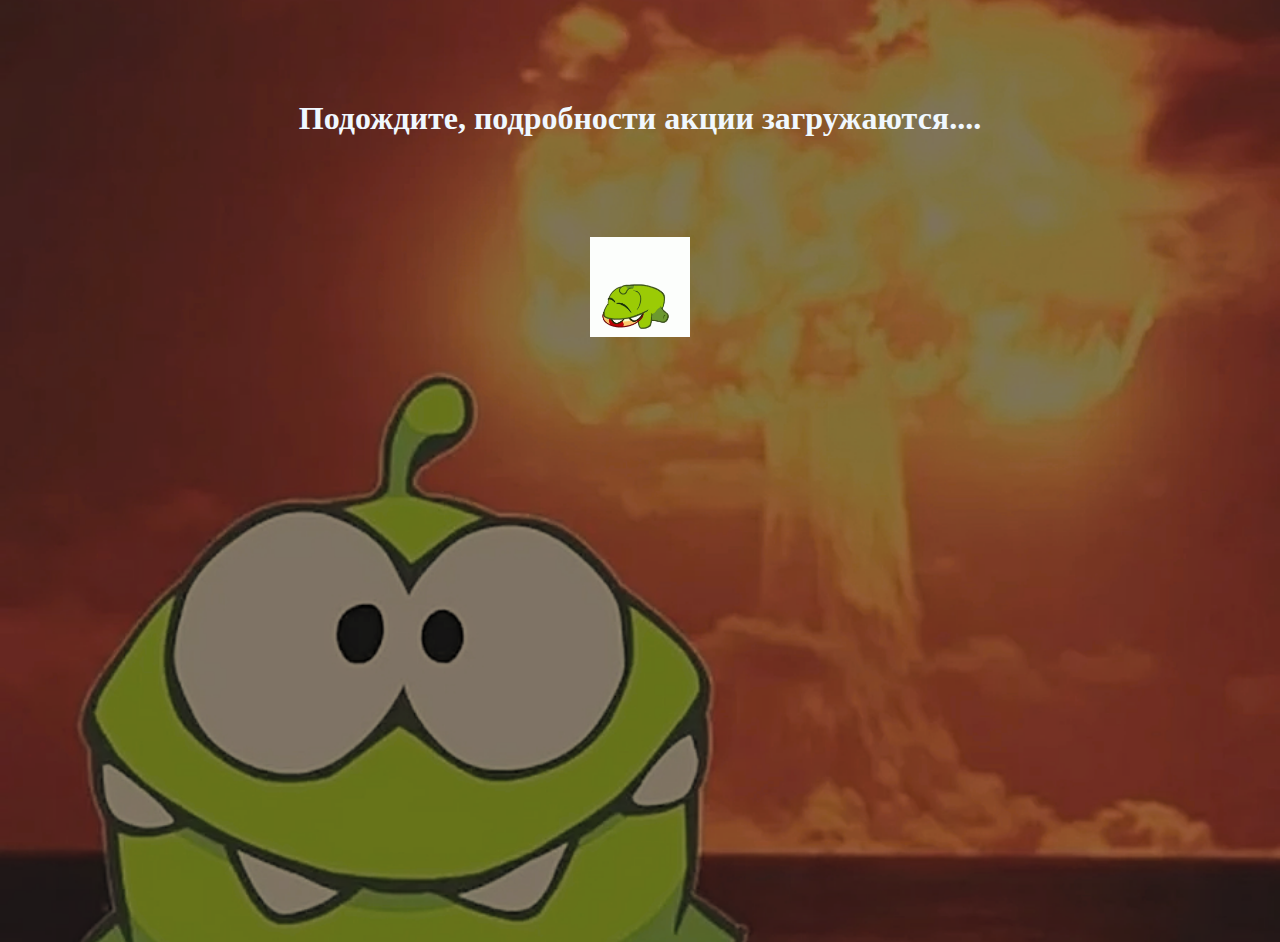
<file: pages/пасхалка2.html>
<!DOCTYPE html>
<html lang="en">
<head>
    <meta charset="UTF-8">
    <meta name="viewport" content="width=device-width, initial-scale=1.0">
    <title>Document</title>
</head>
<body>
    
    <h1>Подождите, подробности акции загружаются....</h1>
    <img src="../img/загрузка.gif" class="loading">
    <iframe width="720" height="405" src="https://rutube.ru/play/embed/c35e03c04b581e80d42fa6c73efcdb46/?t=10" frameBorder="0" allow="clipboard-write; autoplay" webkitAllowFullScreen mozallowfullscreen allowFullScreen class="subway-serf" ></iframe>
    <style>
        body{
            background-image: url("../img/амням.png");
            background-size: cover;
            background-repeat: no-repeat;
            background-position: center;
        }
        h1{
            color: aliceblue;
            text-align-last: center;
            margin: auto auto;
            margin: 100px 0;
        }
        .loading{
            display: flex;
            justify-content: center;
            align-items: center;
            text-align: center;
            margin: auto auto;
            height: 100px;
            width: 100px;
        }
        .subway-serf{
            display: flex;
            justify-content: center;
            align-items: center;
            text-align: center;
            margin: 100px auto;
        }
    </style>
</body>
</html>
</file>
<file: css/style.css>
*{
    color: white;
    font-family: "Rubik", serif;
    font-style: normal;
    margin: 0;
    padding: 0;
}
body{
    background-color: #0C1843;
    --wblue: #839AF4;
    --wpink: #F461D5;
    --wgreen: #00D987;
    --wred:#ff6363;
}
.container{
    margin: 0 auto;
}
.blue-text{
    color: var(--wblue);
}
.red-text{
    color: var(--wred);
}

.pink-text{
    color: var(--wpink);
}
.green-text{
    color: var(--wgreen);
}

/* header */
.header-inner{
    max-height: 680px;
    background-image: url("../img/шапка фон со слешем.png");
    background-position: left center;
    background-repeat: no-repeat;
    background-size: cover;
}

.header-nav__logo-img{
    max-width: 220px;
    max-height: 115px;
}
.header-nav-links{
    display: flex;
    justify-content:center;
    align-items: center;
    flex-wrap: wrap;
}
.header-nav{
    list-style-type: none;
    display: flex;
    justify-content: space-around;
    align-items: center;
    padding-top: 35px;
}
.header-nav__link{
    text-decoration: none;
    font-weight: bold;
    font-size: 20px;
    padding: 0 30px;
    
}
.header-nav__link:hover{
    color: var(--wblue);
    text-decoration: solid underline;
    transition: 0.6s;
}
.header-nav__link-reg{
    text-decoration: none;
    font-weight: bold;
    padding: 0 -30px;
    transition: 0.6s;
    font-size: 20px;
}
.header-nav__link-reg:hover{
    color: var(--wblue);
    text-decoration: solid underline;
}
.header-slogan{
    font-size: 40px;
    font-weight: bold;
    margin-left: 7%;
    max-width: 1000px;
    margin-top: 10%;
    padding-bottom: 5%;
}

.header-title{
    font-size: 100px;
    font-weight: 900;
    display: flex;
    justify-content: center;
    padding: 10% 0px;
}
/* ---------------------------- */
/* main */
/* intro */
.main-section-intro__girlPhoto{
    max-width: 31%;
    max-height: 17.5%;
}
.main-section-intro__slogan{
    font-size: 35px;
    font-weight: 500;
    max-width: 650px;
}
.main-section-intro{
    display: flex;
    justify-content: space-around;
    align-items: center;
    background-image: url("../img/секция 1 фон с играми.png");
    background-repeat: no-repeat;
    background-size: cover;
    min-height: 330px;
}
/* about us */
.main-section-about-us-first{
    min-height: 620px;
    margin-top: 100px;
    background-image: url("../img/о нас фон.jpg");
    background-repeat: no-repeat;
    background-position: right top;
    display: flex;
    justify-content: center;
    align-items: center;
}
.main-section-about-us-only-text{
    margin-left: 60px;
}
.main-section-about-us__title{
    font-size: 45px;
    font-weight: bolder;
    max-width: 1200px;
    margin-bottom: 10px;
}
.main-section-about-us__text-about{
    font-size: 28px;
    font-weight: lighter;
    max-width: 705px;
    margin-left: 30px;
}
/* windows */
.main-section-about-us-windows{
    display: flex;
    min-height: 370px;
    justify-content: space-around;
    align-items:flex-end;
    margin: auto auto;
}
/* cyberclub */
.windows__cyberclub{
    background-image: url("../img/чб\ 1\ киберклуб.png");
    background-position: center center;
    background-size: contain;
    aspect-ratio: 1 / 1;
    min-width: 22%;
}
.cyberclub__title{
    text-align: center;
    font-size: 30px;
    font-weight: 900;
    padding-top: 6%;
}
.cyberclub__text{
    text-align: center;
    visibility: hidden;
    font-size: 20px;
    margin: 0 auto;
    width: 280px;
    height: 95px;
    padding-top: 10%;
}
.windows__cyberclub:hover{
    background-image: url("../img/чб\ 1\ киберклуб\ 05.png");
    transition: 0.2s;
    .cyberclub__text{
        visibility: visible;
    }
}
/* windows__performance */
.windows__performance{
    background-image: url("../img/чб\ 2\ мероприятие.png");
    background-position: center center;
    background-size: cover;
    aspect-ratio: 1 / 1;
    min-width: 22%;
    text-align: center;
}
.performance__title{
    text-align: center;
    font-size: 30px;
    font-weight: 900;
    padding-top: 6%;
}
.performance__text{
    text-align: center;
    visibility: hidden;
    font-size: 20px;
    max-width: 240px;
    max-height: 60px;
    padding-top: 10%;
    margin: 0 auto;
}
.windows__performance:hover{
    background-image: url("../img/чб\ 2\ мероприятие\ 05.png");
    transition: 0.2s;
    .performance__text{
        visibility: visible;
    }
}
/* windows__snackbar */
.windows__snackbar{
    background-image: url("../img/чб\ 3\ снек\ бар.png");
    background-position: center center;
    background-size: cover;
    aspect-ratio: 1 / 1;
    min-width: 22%;
    text-align: center;
}
.snackbar__title{
    text-align: center;
    font-size: 30px;
    font-weight: 900;
    padding-top: 6%;
}
.snackbar__text{
    text-align: center;
    visibility: hidden;
    font-size: 20px;
    max-width: 262px;
    max-height: 92px;
    padding-top: 10%;
    margin: 0 auto;
}
.windows__snackbar:hover{
    background-image: url("../img/чб\ 3\ снек\ бар\ 05.png");
    transition: 0.2s;
    .snackbar__text{
        visibility: visible;
    }
}
/* interior */
.interior-container{
    background-image: url("../img/фон\ для\ интерьера.jpg");
    background-repeat: no-repeat;
    background-size: cover;
    padding-bottom: 4%;
}
.interior__title{
    font-size: 55px;
    font-weight: bold;
    margin: 100px auto;
    margin-top: 200px;
    display: flex;
    justify-content: center;
}
.interior-gallery1{
    display: flex;
    justify-content: center;
    gap: 2%;
    flex-wrap: wrap;
}
.interior-gallery1 img{
    max-height: 25%;
    max-width: 18.75%;
}
.interior-gallery__photo1:active{
    transform: scale(1.5);
    box-shadow: 0 0 30px rgba(0,0,0,0.9);
}
.interior-gallery__photo2:active{
    transform: scale(1.5);
    box-shadow: 0 0 30px rgba(0,0,0,0.9);
}
.interior-gallery__photo3:active{
    transform: scale(1.5);
    box-shadow: 0 0 30px rgba(0,0,0,0.9);
}
.interior-gallery__photo4:active{
    transform: scale(1.5);
    box-shadow: 0 0 30px rgba(0,0,0,0.9);
}
.interior-gallery2{
    display: flex;
    justify-content: center;
    gap: 2%;
    margin-top: 2%;
    flex-wrap: wrap;
}
.interior-gallery2 img{
    max-width: 30%;
    max-height: 22.5%;
}
.interior-gallery__photo5:active{
    transform: scale(1.5);
    box-shadow: 0 0 30px rgba(0,0,0,0.9);
}
.interior-gallery__photo6:active{
    transform: scale(1.5);
    box-shadow: 0 0 30px rgba(0,0,0,0.9);
}
.text-to-reserv{
    font-size: 30px;
    text-align: center;
    margin: 5% ;
    font-weight: lighter;
}
.link-to-reserv{
    text-decoration: none;
    font-weight: bold;
}
/* footer */
footer{
    background-color: #061031;
    min-height: 300px;
}
.footer__logo-img{
    max-width: 220px;
    max-height: 115px;
}
.footer-cooperation{
    vertical-align: center;
}
.footer-cooperation__title{
    font-size: 30px;
    font-weight: 600;
}
.footer-cooperation__mail{
    text-decoration: none;
}
.footer-social-media{
    font-size: 30px;
    font-weight: 600;
}

.footer-inner{
    display: flex;
    justify-content: center;
    align-items: center;
    gap: 8%;
    padding-top: 50px;
}
.sc-footer{
    min-height: 130px;
    background-color: #050917;
    display: flex;
    justify-content: center;
    align-items: center;
    gap: 30px;
    margin-top: 70px;
}
.sc-footer__text{
    font-size: 20px;
    font-weight: lighter;
}
.sc-footer__link{
    font-size: 20px;
    font-weight: lighter;
    text-decoration: none;
    color: var(--wblue);
}
/* --------------------------------прайс лист--------------------- */
.pricelist-main-section-intro{
    display: flex;
    justify-content: center;
    gap: 5%;
    align-items: center;
    background-image: url("../img/прайс\ лист\ фон\ секции\ 1.png");
    background-repeat: no-repeat;
    background-size: cover;
    background-position: center center;
    min-height: 330px;
}
.section-intro__img-apps{
    max-width: 160px;
    max-height: 160px;
}
.section-intro__text{
    max-width: 950px;
    max-height: 200px;
    font-size: 25px;
}

.pricelist-table__title{
    font-size: 30px;
    font-weight: 600;
    min-width: 400px;
    text-align: center;
    margin-top: 5%;
}

.pricelist-table__tables{
    display: flex;
    justify-content: space-around;
    align-items: flex-start;
    flex-wrap: wrap;
}
table{
    background-color: #442D69;
    border-radius: 10px;
    margin: 0 auto;
    margin-bottom: 5%;
    max-width: 600px;   
}

th{
    border: 2px solid var(--wpink);
    text-align: center;
    border-radius: 10px;
    padding: 1% 1%;
}
td{
    text-align: center;
    padding: 2% 1%;
}
.form-title{
    text-align: center;
    font-size: 40px;
    margin: 5% auto;
    margin-bottom: 3%;
}
form{
    font-size: 25px;
    margin-left: 7%;
    color: #050917;
    margin: 2% 7%;
    border: #F461D5 solid 3px;
    padding: 3%;
    max-width: 600px;
}
input{
    margin: 2% 0;
    background-color:#293253;
    width: 150px;
    height: 40px;
    font-size: 15px;
}
select{
    margin: 0.5% 0;
    background-color:#293253;
    width: 150px;
    height: 50px;
    font-size: 15px;
}
button{
    background-color:#293253;
    height: 60px;
    width: 230px;
    font-weight: bold;
    font-size: 20px;
    margin-top: 4%;
}
.reserv__info-text{
    visibility: hidden;
}
.info-text-visible{
    visibility: visible;
}
/* ------------------------registration */
.registration-section{
    display: flex;
    align-items: center;
    justify-content: center;
    flex-wrap: wrap;
}
.registration-section__text{
    max-width: 400px;
    font-size: 18px;
}
.registration__form{
    border: #00D987 solid 3px;
}

/* ----------signin---------------- */
.signin__link{
    text-decoration: none;
    font-weight: bold;
    font-size: 18px;
    color: var(--wgreen);
}
.signin-section{
    display: flex;
    align-items: center;
    justify-content: center;
    flex-wrap: wrap;
}
.signin-section__text{
    max-width: 400px;
    font-size: 25px;
}
.signin__form{
    border: #00D987 solid 3px;
}
/* -------------------------contacts------------------------------ */
.contacts-main-section{
    display: flex;
    justify-content: center;
    align-items: flex-start;
    gap: 3%;
    margin: 3% 0;
}

.contacts-main-section__title{
    font-size: 30px;
    font-weight: 600;
    margin: 5% 0;
}
.contacts-main-section__info{
    font-size: 20px;
    font-weight: lighter;
    margin: 3% 0;
}

/* ---------------------------------------sales */
.sales-section-intro{
    min-height: 330px;
    display: flex;
    justify-content: center;
    gap: 5%;
    align-items: center;
    background-image: url("../img/фон\ для\ акций.jpg");
    background-repeat: no-repeat;
    background-size: cover;
}
.sales-intro__img-cross{
    max-width: 182px;
    max-height: 182px;
}
.section-intro__text{
    font-size: 28px;
}
.sales-section-slogan{
    display: flex;
    justify-content: center;
    margin: 5% 0;
}
.sales-slogan__text{
    font-size: 35px;
    font-weight:600;
    text-align: center;
}
/* ----first sale */
.sales-section-first-sale{
    max-height: 590px;
    background-image: url("../img/мита.jpg");
    background-repeat: no-repeat;
    background-size:  cover;
    background-position: center center;
    padding-left:12%;
    margin-bottom:8%;
}
.sales-section-first-sale:hover{
    transform: scale(0.9);
    transition: 0.5s;
}
.first-sale__title{
    font-weight: 900;
    font-size: 60px;
    padding-top: 8%;
}
.sales-link{
    text-decoration: none;
}
.first-sale__text-about{
    font-weight: 600;
    font-size: 35px;
    max-width: 460px;
    padding-top: 2%;
}
.first-sale__hint{
    font-weight: lighter;
    font-size: 25px;
    padding-top: 8%;
    padding-bottom: 30px;
    max-width: 440px;
}
/* --sale--------second */
.sales-section-second-sale{
    max-height: 590px;
    background-image: url("../img/пригласи\ друга.png");
    background-repeat: no-repeat;
    background-size:  cover;
    background-position: center center;
    margin-bottom: 8%;
}
.sales-section-second-sale:hover{
    transform: scale(0.9);
    transition: 0.5s;
}
.second-sale__title{
    font-weight: 900;
    font-size: 60px;
    padding-top: 5%;
    text-align: center;
}
.second-sale__text-about{
    font-weight: 600;
    font-size: 35px;
    max-width: 500px;
    padding-top: 2%;
    text-align: center;
    padding-bottom: 50px;
    margin: 0 auto;
}
.second-sale__hint{
    font-weight: lighter;
    font-size: 25px;
    text-align: center;
    max-width: 440px;
    margin: 0 auto;
    padding-top: 5%;
    padding-bottom: 30px;
}
/* -----sale----third */
.sales-section-third-sale{
    max-height: 590px;
    background-image: url("../img/большие\ компании.png");
    background-repeat: no-repeat;
    background-position: center center;
    background-size:  cover;
    margin-bottom: 8%;
}
.sales-section-third-sale:hover{
    transform: scale(0.9);
    transition: 0.5s;
}
.third-sale__title{
    font-weight: 900;
    font-size: 60px;
    padding-top: 8%;
    text-align: center;
}
.third-sale__text-about{
    font-weight: 600;
    font-size: 35px;
    max-width: 500px;
    padding-top: 2%;
    text-align: center;
    margin: 0 auto;
    padding-bottom: 200px;
}
/* ------sale-----fourth */
.sales-section-fourth-sale{
    max-height: 590px;
    background-image: url("../img/турнир.jpg");
    background-repeat: no-repeat;
    background-position: center center;
    background-size:  cover;
    margin-bottom: 8%;
    padding-left:12.5%;
}
.sales-section-fourth-sale:hover{
    transform: scale(0.9);
    transition: 0.5s;
}
.fourth-sale__title{
    font-weight: 900;
    font-size: 60px;
    padding-top: 8%;
    text-align: left;
    max-width: 650px;
}
.fourth-sale__text-about{
    font-weight: 600;
    font-size: 35px;
    max-width: 500px;
    padding-top: 2%;
    text-align: left;
    padding-bottom: 200px;
}
</file>
<file: css/mediascreen.css>
@media screen and (max-width: 768px) {
    .container{
        max-width:992px ;
    }
    .header-nav__logo-img{
        max-width: 136px;
        max-height: 72px;
    }
    .header-nav__link{
        font-size: 13px;
        font-weight: 500;
        padding-left: 19px;
    }
    .header-nav__link-reg{
        font-size: 13px;
        font-weight: 500;
        padding-left: 19px;
    }
    .header-slogan{
        font-size: 25px;
        max-width: 620px;
    }
    .header-title{
        font-size: 52px;
    }
    .main-section-intro {
        min-height: 234px;
    }
    .main-section-intro__slogan{
        font-size: 22px;
        max-width:403px;
    }
    .main-section-intro__girlPhoto {
        font-size: 22px;
    }
    .main-section-about-us-first {
        min-height: 385px;
        margin-top: 60px;
        background-size: 567px 378px;
    }
    .about-us__img-title{
        width: 74px;
        height: 280px;
    }
    .main-section-about-us-only-text {
        margin-left: 37px;
    }
    .main-section-about-us__title {
        font-size: 28px;
        max-width: 744px;
        margin-bottom: -6px;
    }
    .main-section-about-us__text-about {
        font-size: 17px;
        max-width: 437px;
        margin-left: 19px;
    }
    .main-section-about-us-windows {
        min-height: 230px;
    }
    .windows__cyberclub {
        min-height: 210px;
        min-width: 210px;
    }
    .cyberclub__title {
        font-size: 19px;
    }
    .cyberclub__text {
        font-size: 13px;
        width: 174px;
        height: 59px;
        margin-left: 28px;
    }
    .windows__performance{
        min-height: 210px;
        min-width: 210px;
    }
    .performance__title {
        font-size: 19px;
    }
    .performance__text {
        font-size: 13px;
        width: 174px;
        height: 59px;
        margin-left: 28px;
    }
    .windows__snackbar{
        min-height: 210px;
        min-width: 210px;
    }
    .snackbar__title {
        font-size: 19px;
    }
    .snackbar__text {
        font-size: 13px;
        width: 174px;
        height: 59px;
        margin-left: 28px;
    }
    .interior__title {
        font-size: 34px;
        margin: 62px auto;
        margin-top: 124px;
    }
    .text-to-reserv{
        font-size: 19px;
    }
    footer{
        min-height: 186px;
    }
    .footer-inner {
        padding-top: 31px;
    }
    .footer__logo-img {
        width: 136px;
        height: 72px;
    }
    .footer-cooperation__title {
        font-size: 19px;
    }
    .footer-cooperation__mail {
        font-size: 12px;
    }
    .footer-cooperation__number {
        font-size: 12px;
    }
    .footer-social-media {
        font-size: 19px;
    }
    .footer-social-media__vk{
        width: 33px;
        height: 22px;
    }
    .footer-social-media__tg{
        width: 29px;
        height: 22px;
    }
    .sc-footer {
        margin-top: 43px;
        min-height: 81px;
    }
    .sc-footer__text {
        font-size: 12px;
    }
    .sc-footer__link {
        font-size: 12px;
    }
    /* ПРАЙС ЛИСТ */
    .section-intro__text{
        font-size: 17px;
    }
    /* КОНТАКТЫ */
    .contacts-main-section__title{
        font-size: 19px;
        font-weight: 400;
    }
    .contacts-main-section__info{
        font-size: 12px;
    }
    /* АКЦИИ */
    .sales-intro__img-cross{
        max-width: 113px;
        max-height: 113px;
    }
    .sales-slogan__text{
        font-size: 17px;
    }
    .first-sale__title{
        font-size: 37px;
    }
    .first-sale__text-about{
        font-size: 22px;
        max-width: 360px;
    }
    .first-sale__hint{
        font-size: 16px;
        max-width: 360px;
    }
    .second-sale__title{
        font-size: 37px;
    }
    .second-sale__text-about{
        font-size: 22px;
        max-width: 360px;
    }
    .second-sale__hint{
        font-size: 16px;
        max-width: 360px;
    }
    .third-sale__title{
        font-size: 37px;
    }
    .third-sale__text-about{
        font-size: 22px;
        padding-bottom: 100px;
        max-width: 360px;
    }
    .fourth-sale__title{
        max-width: 360px;
        font-size: 37px;
    }
    .fourth-sale__text-about{
        font-size: 22px;
        max-width: 360px;
        padding-bottom: 100px;
    }
}

@media screen and (max-width: 576px) {
    .container{
        max-width:576px ;
    }
    .header-nav__logo-img{
        max-width:79px;
        max-height: 42px;
    }
    .header-nav__link{
        font-size: 8.5px;
    }
    .header-nav__link-reg{
        font-size: 8.5px;
    }
    .header-slogan{
        font-size: 14.5px;
        max-width: 360px;
    }
    .header-title{
        font-size: 30px;
    }
    .main-section-intro {
        min-height: 135.52px;
    }
    .main-section-intro__slogan {
        font-size: 12.76px;
        max-width: 233.54px;
    }
    .main-section-intro__girlPhoto {
        font-size: 12.76px;
    }
    .main-section-about-us-first {
        min-height: 223.3px;
        margin-top: 34.8px;
        background-size: 328.66px 219.14px;
    }
    .about-us__img-title {
        width: 42.94px;
        height: 162.4px;
    }
    .main-section-about-us-only-text {
        margin-left: 21.46px;
    }
    .main-section-about-us__title {
        font-size: 16.24px;
        max-width: 431.92px;
        margin-bottom: -3.48px;
    }
    .main-section-about-us__text-about {
        font-size: 9.86px;
        max-width: 253.06px;
        margin-left: 11.02px;
    }
    .main-section-about-us-windows {
        min-height: 133.4px;
    }
    .windows__cyberclub {
        min-height: 121.8px;
        min-width: 121.8px;
    }
    .cyberclub__title {
        font-size: 11.02px;
    }
    .cyberclub__text {
        font-size: 7.54px;
        width: 100.82px;
        height: 34.22px;
        margin-left: 16.24px;
    }
    .windows__performance {
        min-height: 121.8px;
        min-width: 121.8px;
    }
    .performance__title {
        font-size: 11.02px;
    }
    .performance__text {
        font-size: 7.54px;
        width: 100.82px;
        height: 34.22px;
        margin-left: 16.24px;
    }
    .windows__snackbar {
        min-height: 121.8px;
        min-width: 121.8px;
    }
    .snackbar__title {
        font-size: 11.02px;
    }
    .snackbar__text {
        font-size: 7.54px;
        width: 100.82px;
        height: 34.22px;
        margin-left: 16.24px;
    }
    .interior__title {
        font-size: 19.72px;
        margin: 35.96px auto;
        margin-top: 71.72px;
    }
    footer {
        min-height: 107.88px;
    }
    .footer-inner {
        padding-top: 17.98px;
    }
    .footer__logo-img {
        width: 78.68px;
        height: 41.76px;
    }
    .footer-cooperation__title {
        font-size: 11.02px;
    }
    .footer-cooperation__mail {
        font-size: 6.96px;
    }
    .footer-cooperation__number {
        font-size: 6.96px;
    }
    .footer-social-media {
        font-size: 11.02px;
    }
    .footer-social-media__vk {
        width: 19.14px;
        height: 12.76px;
    }
    .footer-social-media__tg {
        width: 16.82px;
        height: 12.76px;
    }
    .sc-footer {
        margin-top: 24.94px;
        min-height: 47.18px;
    }
    .sc-footer__text {
        font-size: 6.96px;
    }
    .sc-footer__link {
        font-size: 6.96px;
    }
    /* ПРАЙС ЛИСТ */
    .section-intro__text {
        font-size: 9.86px;
    }
    .section-intro__img-apps{
        max-width: 92px;
        max-height: 92px;
    }
    .pricelist-main-section-intro{
        min-height: 191px;
    }
    table{
        max-width: 400px;
    }
    th, td{
        font-size: 12px;
    }
    .pricelist-table__title{
        font-size: 17px}
    /* КОНТАКТЫ */
    .contacts-main-section__title {
        font-size: 17px;
        font-weight: 400;
    }
    .contacts-main-section__info{
        font-size: 6.96px;
    }
    /* АКЦИИ */
    .sales-section-intro{
        min-height: 191px;
    }
    .sales-intro__img-cross {
        max-width: 65.54px;
        max-height: 65.54px;
    }
    .sales-slogan__text {
        font-size: 9.86px;
    }
    .first-sale__title {
        font-size: 21.46px;
    }
    .first-sale__text-about {
        font-size: 12.76px;
        max-width: 208.8px;
    }
    .first-sale__hint {
        font-size: 9.28px;
        max-width: 208.8px;
    }
    .second-sale__title {
        font-size: 21.46px;
    }
    .second-sale__text-about {
        font-size: 12.76px;
        max-width: 208.8px;
    }
    .second-sale__text-about {
        font-size: 12.76px;
        max-width: 208.8px;
    }
    .second-sale__hint {
        font-size: 9.28px;
        max-width: 208.8px;
    }
    .third-sale__title {
        font-size: 21.46px;
    }
    .third-sale__text-about {
        font-size: 12.76px;
        padding-bottom: 58px;
        max-width: 208.8px;
    }
    .fourth-sale__title {
        max-width: 208.8px;
        font-size: 21.46px;
    }
    .fourth-sale__text-about {
        font-size: 12.76px;
        max-width: 208.8px;
        padding-bottom: 58px;
    }
}
@media screen and (max-width: 378px) {
    .container {
        max-width: 378px;
    }
    .header-nav__logo-img {
        max-width: 52px;
        max-height: 27px;
    }
    .header-nav__link {
        font-size: 5px;
    }
    .header-nav__link-reg {
        font-size: 5px;
    }
    .header-slogan {
        font-size: 10px;
        max-width: 236px;
    }
    .header-title {
        font-size: 20px;
    }
    .main-section-intro {
        min-height: 89px;
    }
    .main-section-intro__slogan {
        font-size: 8px;
        max-width: 153px;
    }
    .main-section-intro__girlPhoto {
        font-size: 8px;
    }
    .main-section-about-us-first {
        min-height: 146px;
        margin-top: 23px;
        background-size: 215px 144px;
    }
    .about-us__img-title {
        width: 28px;
        height: 106px;
    }
    .main-section-about-us-only-text {
        margin-left: 14px;
    }
    .main-section-about-us__title {
        font-size: 11px;
        max-width: 283px;
        margin-bottom: -2px;
    }
    .main-section-about-us__text-about {
        font-size: 6px;
        max-width: 166px;
        margin-left: 7px;
    }
    .main-section-about-us-windows {
        min-height: 87px;
    }
    .windows__cyberclub {
        min-height: 80px;
        min-width: 80px;
    }
    .cyberclub__title {
        font-size: 7px;
    }
    .cyberclub__text {
        font-size: 5px;
        width: 66px;
        height: 22px;
        margin-left: 11px;
    }
    .windows__performance {
        min-height: 80px;
        min-width: 80px;
    }
    .performance__title {
        font-size: 7px;
    }
    .performance__text {
        font-size: 5px;
        width: 66px;
        height: 22px;
        margin-left: 11px;
    }
    .windows__snackbar {
        min-height: 80px;
        min-width: 80px;
    }
    .snackbar__title {
        font-size: 7px;
    }
    .snackbar__text {
        font-size: 5px;
        width: 66px;
        height: 22px;
        margin-left: 11px;
    }
    .interior__title {
        font-size: 13px;
        margin: 24px auto;
        margin-top: 47px;
    }
    footer {
        min-height: 70px;
    }
    .footer-inner {
        padding-top: 12px;
    }
    .footer__logo-img {
        width: 51px;
        height: 27px;
    }
    .footer-cooperation__title {
        font-size: 7px;
    }
    .footer-cooperation__mail {
        font-size: 5px;
    }
    .footer-cooperation__number {
        font-size: 5px;
    }
    .footer-social-media {
        font-size: 7px;
    }
    .footer-social-media__vk {
        max-width: 13px;
        max-height: 8px;
    }
    .footer-social-media__tg {
        max-width: 11px;
        max-height: 8px;
    }
    .sc-footer {
        margin-top: 16px;
        min-height: 31px;
    }
    .sc-footer__text {
        font-size: 5px;
    }
    .sc-footer__link {
        font-size: 5px;
    }
    /* ПРАЙС ЛИСТ */
    .section-intro__text {
        font-size: 6px;
    }
    .section-intro__img-apps {
        max-width: 60px;
        max-height: 60px;
    }
    .pricelist-main-section-intro {
        min-height: 125px;
    }
    table {
        width: 300px;
    }
    th,td {
        font-size: 8px;
    }
    .pricelist-table__title {
        font-size: 11px;
    }
    /* КОНТАКТЫ */
    .contacts-main-section__title {
        font-size: 11px;
        font-weight: 400;
    }
    .contacts-main-section__info {
        font-size: 5px;
    }
    /* АКЦИИ */
    .sales-section-intro {
        min-height: 125px;
    }
    .sales-intro__img-cross {
        max-width: 43px;
        max-height: 43px;
    }
    .sales-slogan__text {
        font-size: 6px;
    }
    .first-sale__title {
        font-size: 14px;
    }
    .first-sale__text-about {
        font-size: 8px;
        max-width: 137px;
    }
    .first-sale__hint {
        font-size: 6px;
        max-width: 137px;
    }
    .second-sale__title {
        font-size: 14px;
    }
    .second-sale__text-about {
        font-size: 8px;
        max-width: 137px;
    }
    .second-sale__text-about {
        font-size: 8px;
        max-width: 137px;
    }
    .second-sale__hint {
        font-size: 6px;
        max-width: 137px;
    }
    .third-sale__title {
        font-size: 14px;
    }
    .third-sale__text-about {
        font-size: 8px;
        padding-bottom: 38px;
        max-width: 137px;
    }
    .fourth-sale__title {
        max-width: 137px;
        font-size: 14px;
    }
    .fourth-sale__text-about {
        font-size: 8px;
        max-width: 137px;
        padding-bottom: 38px;
    }
}
</file>
